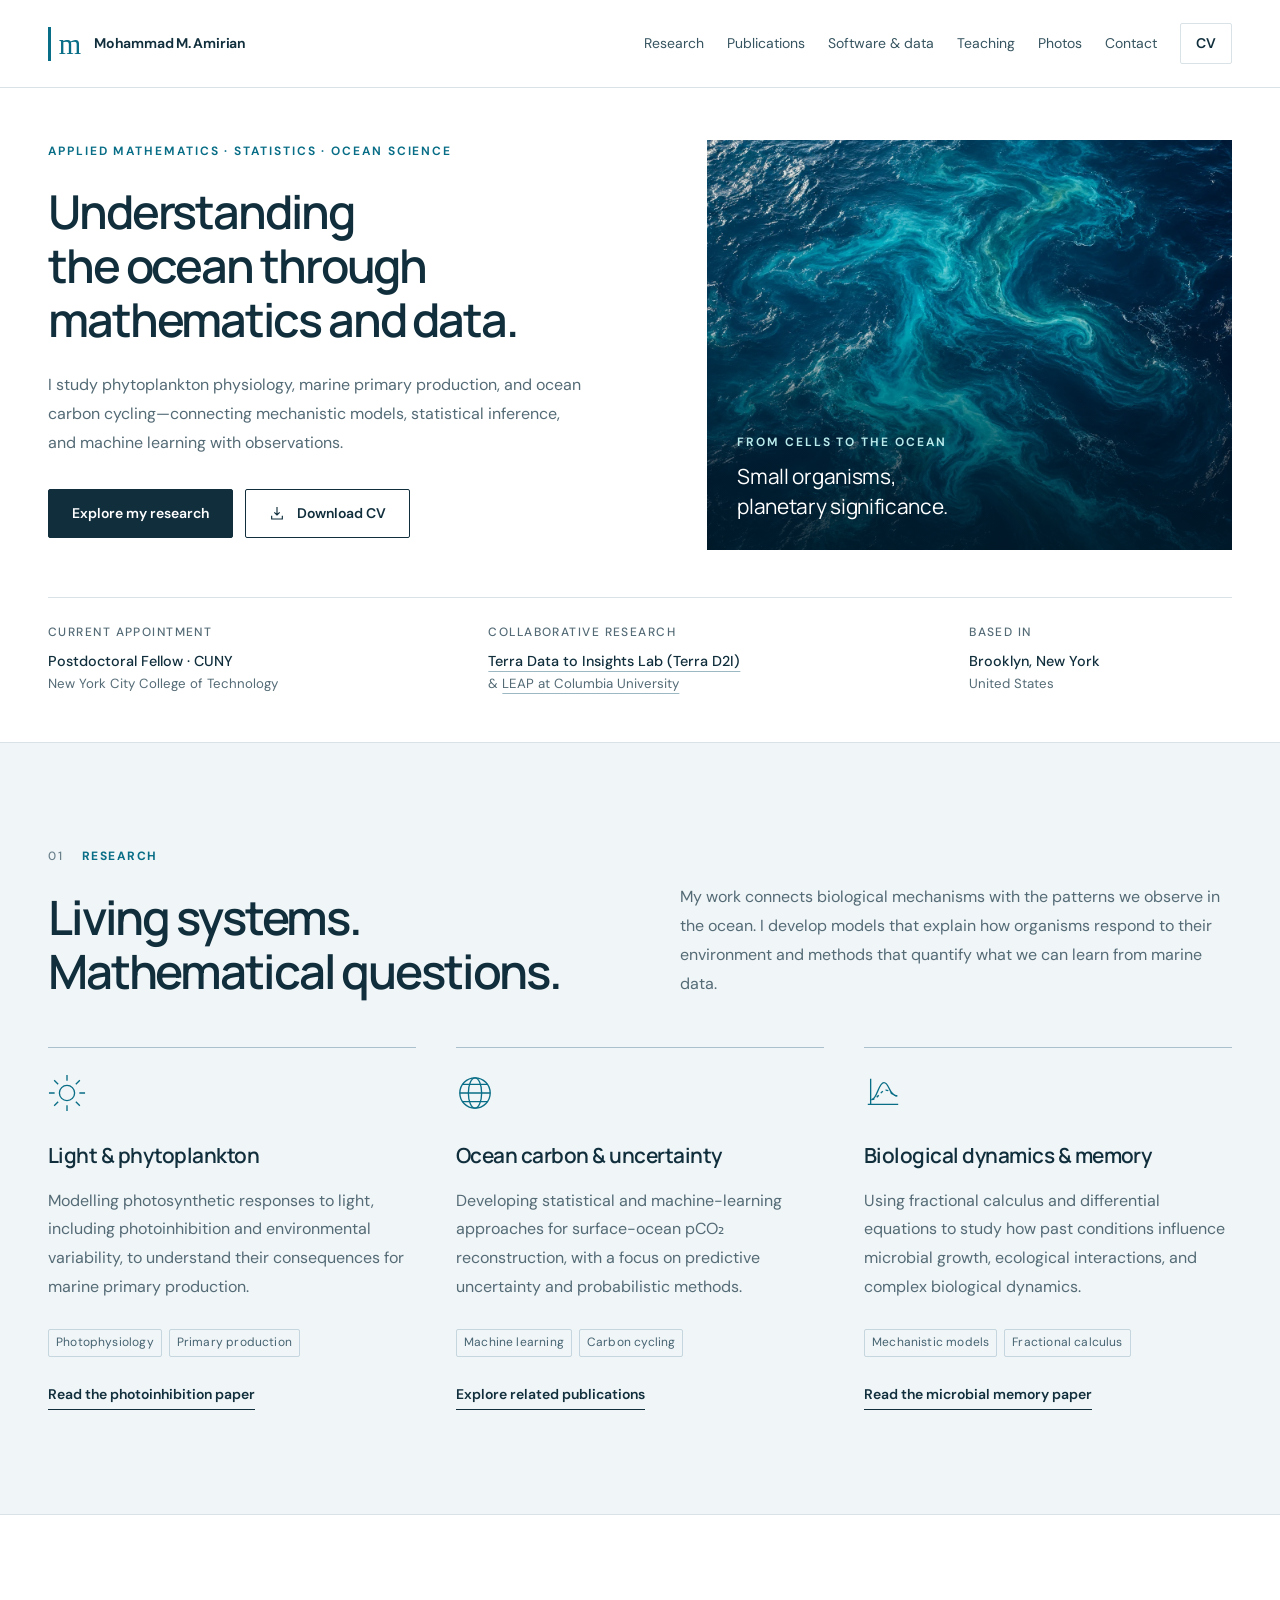
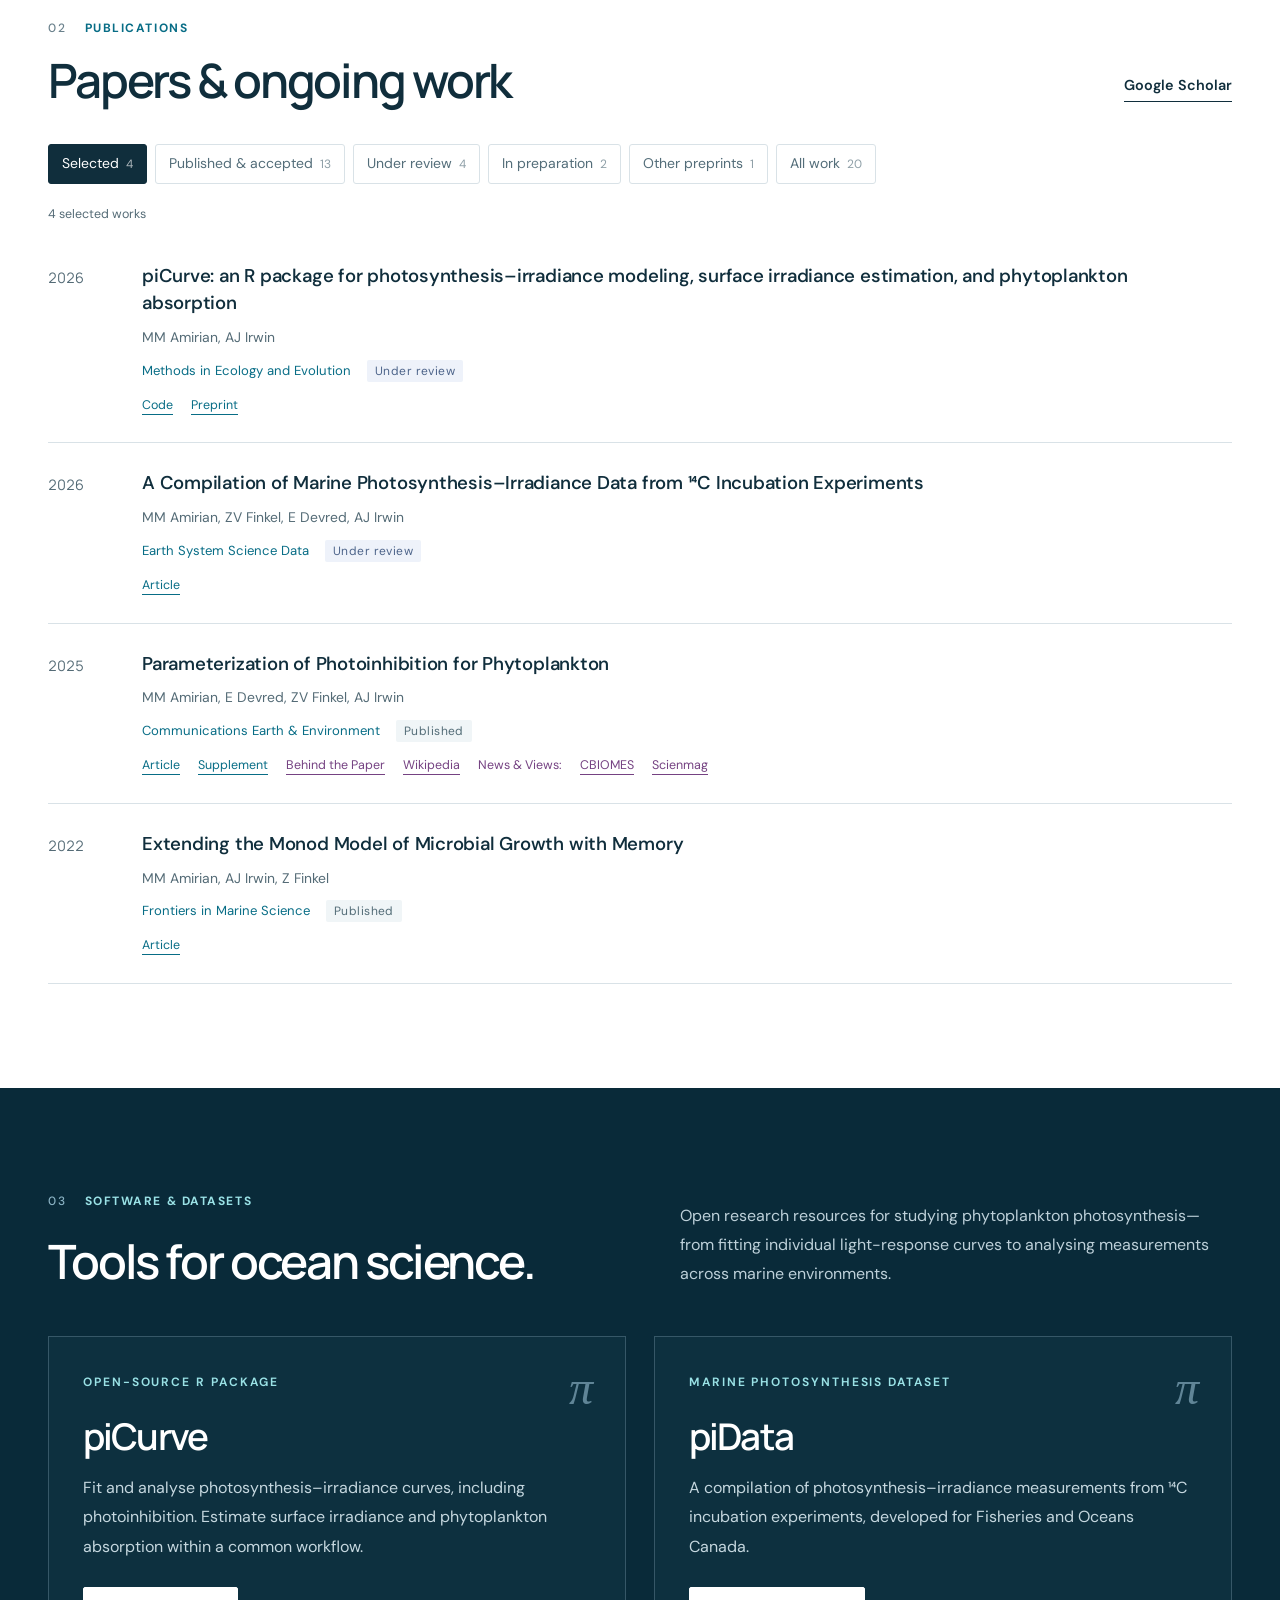
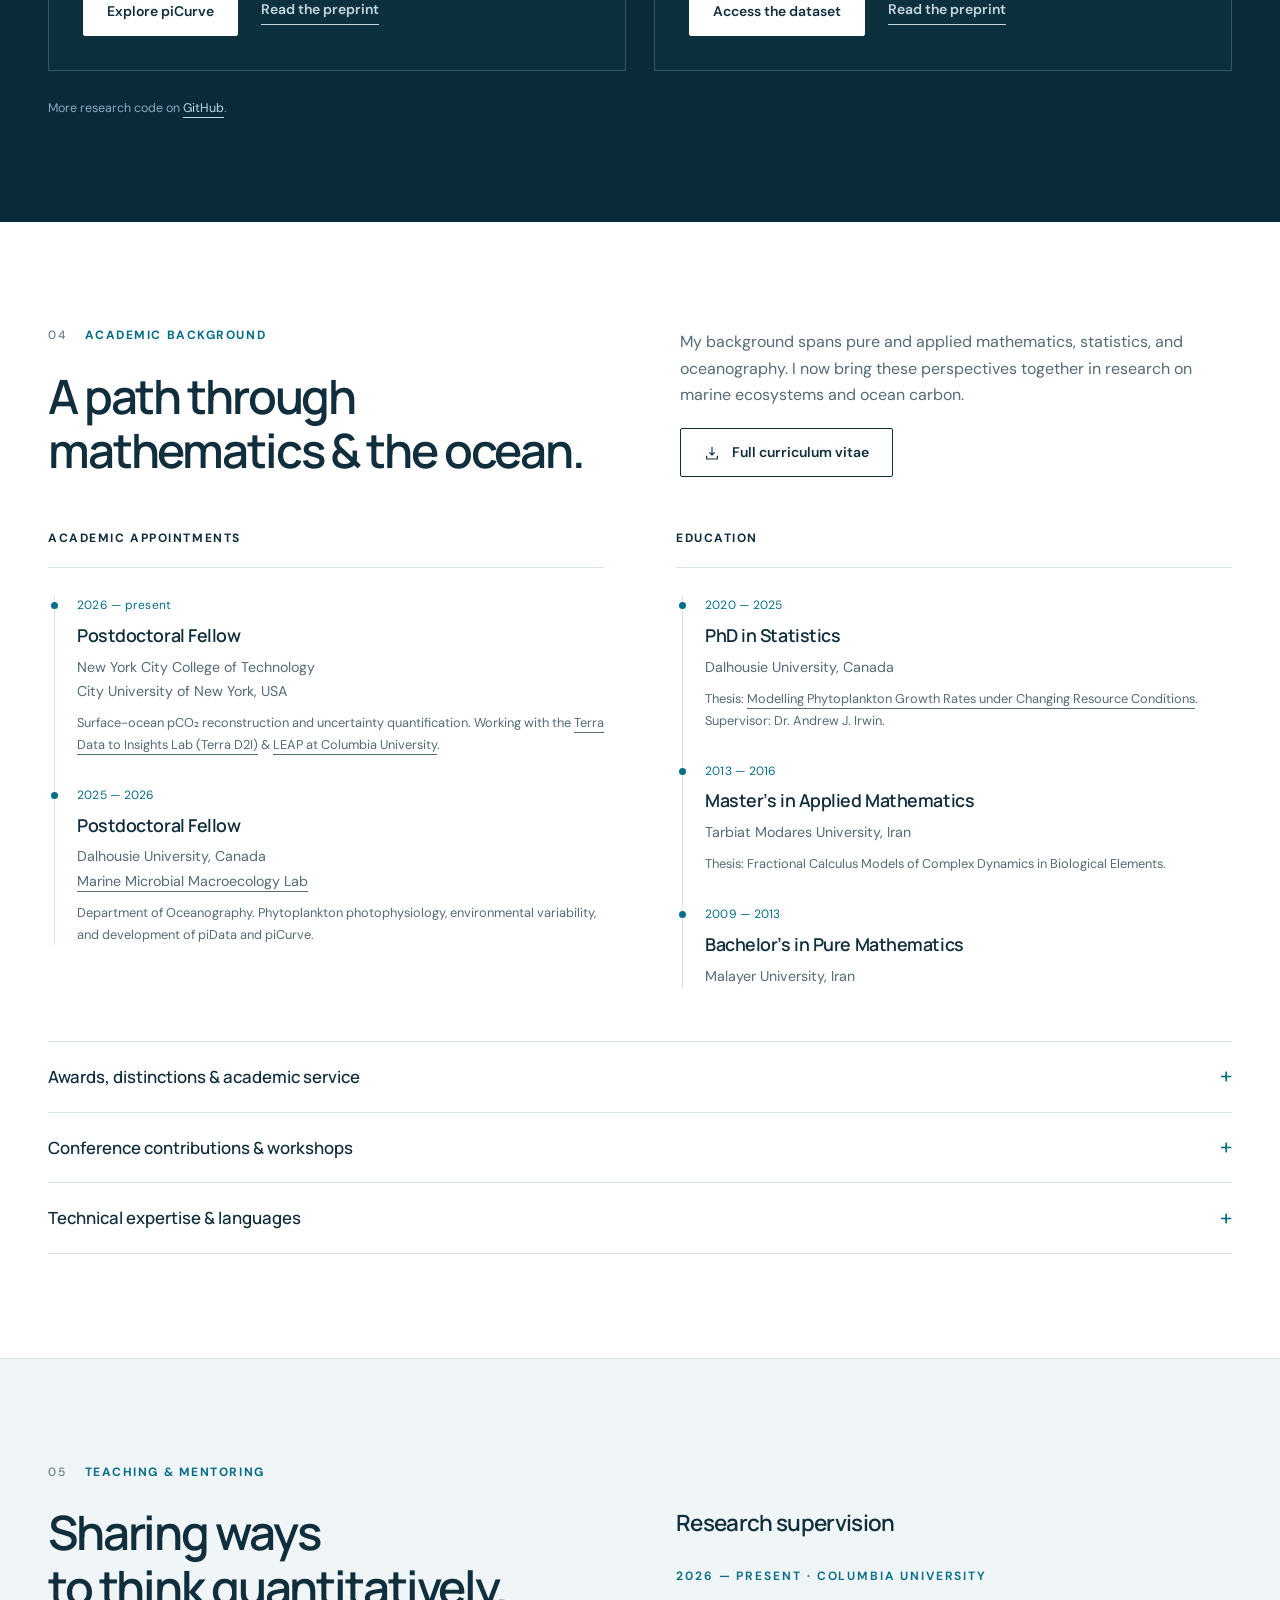
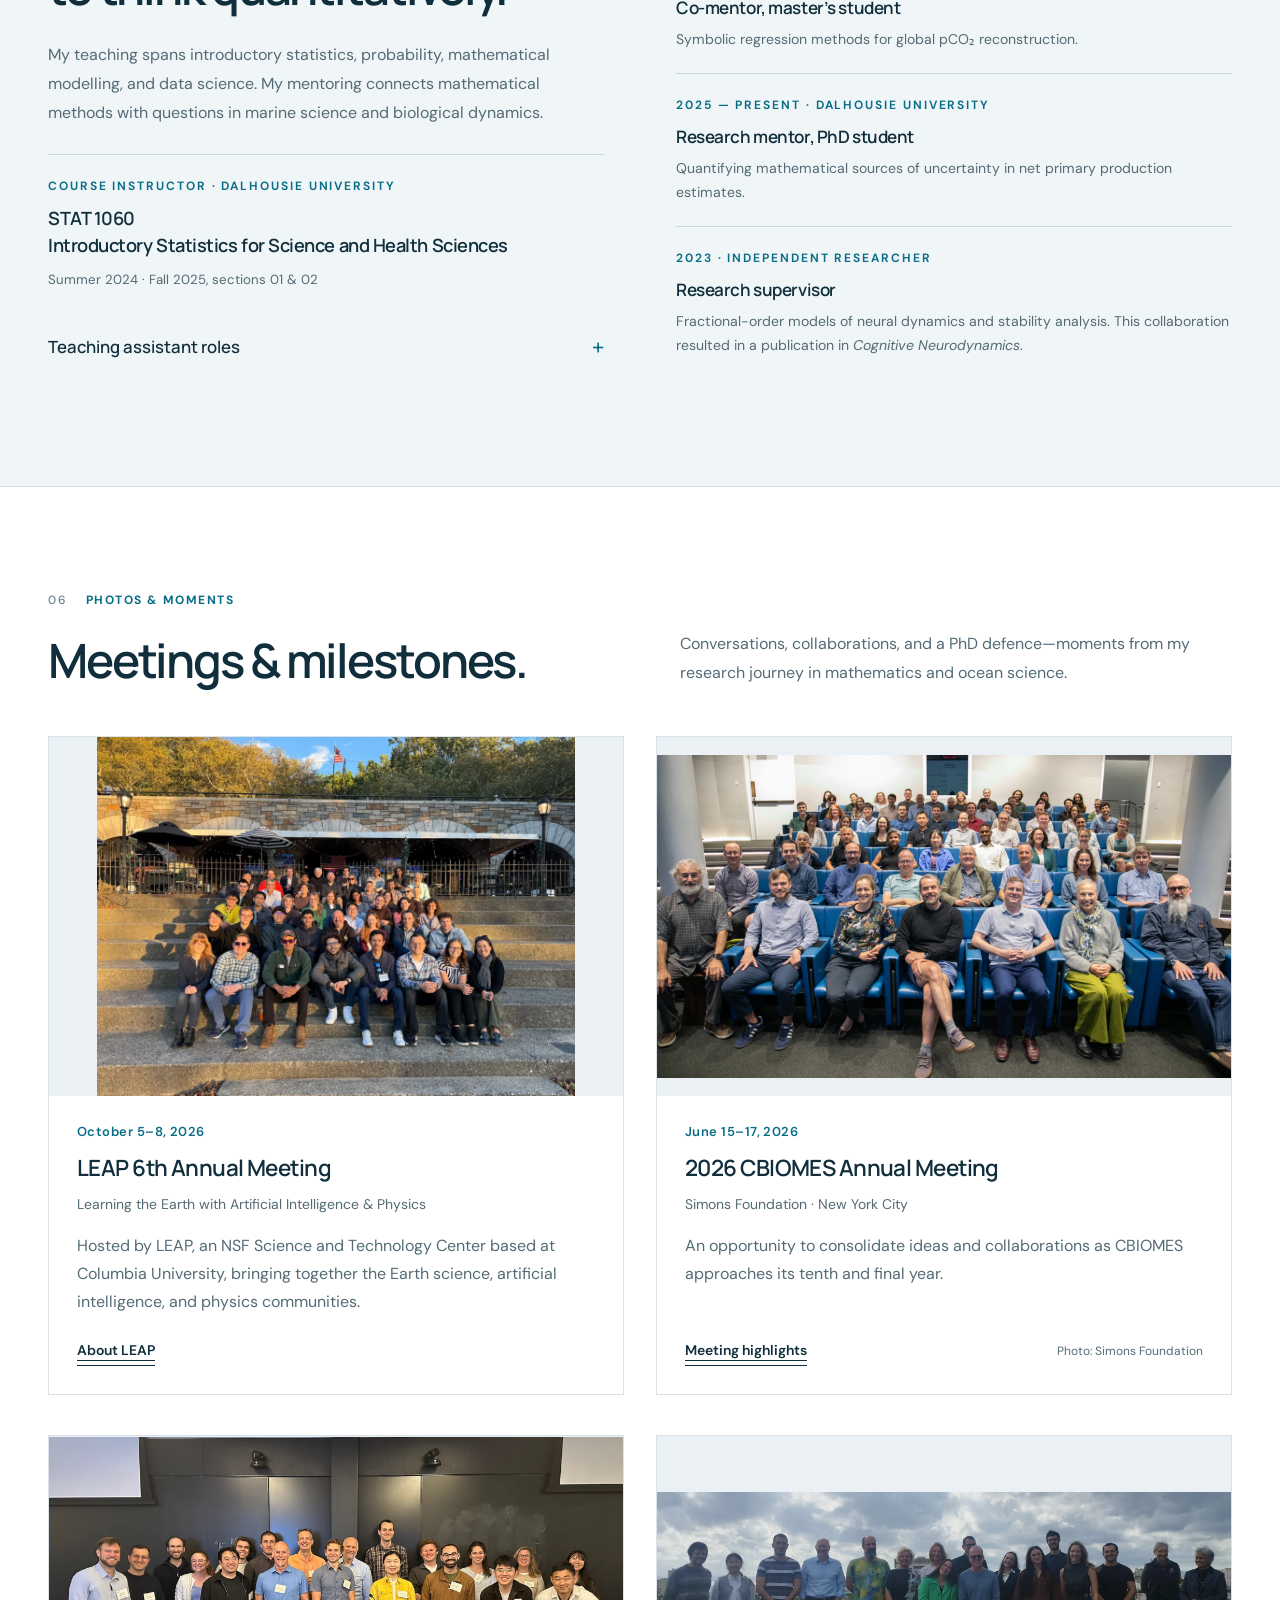
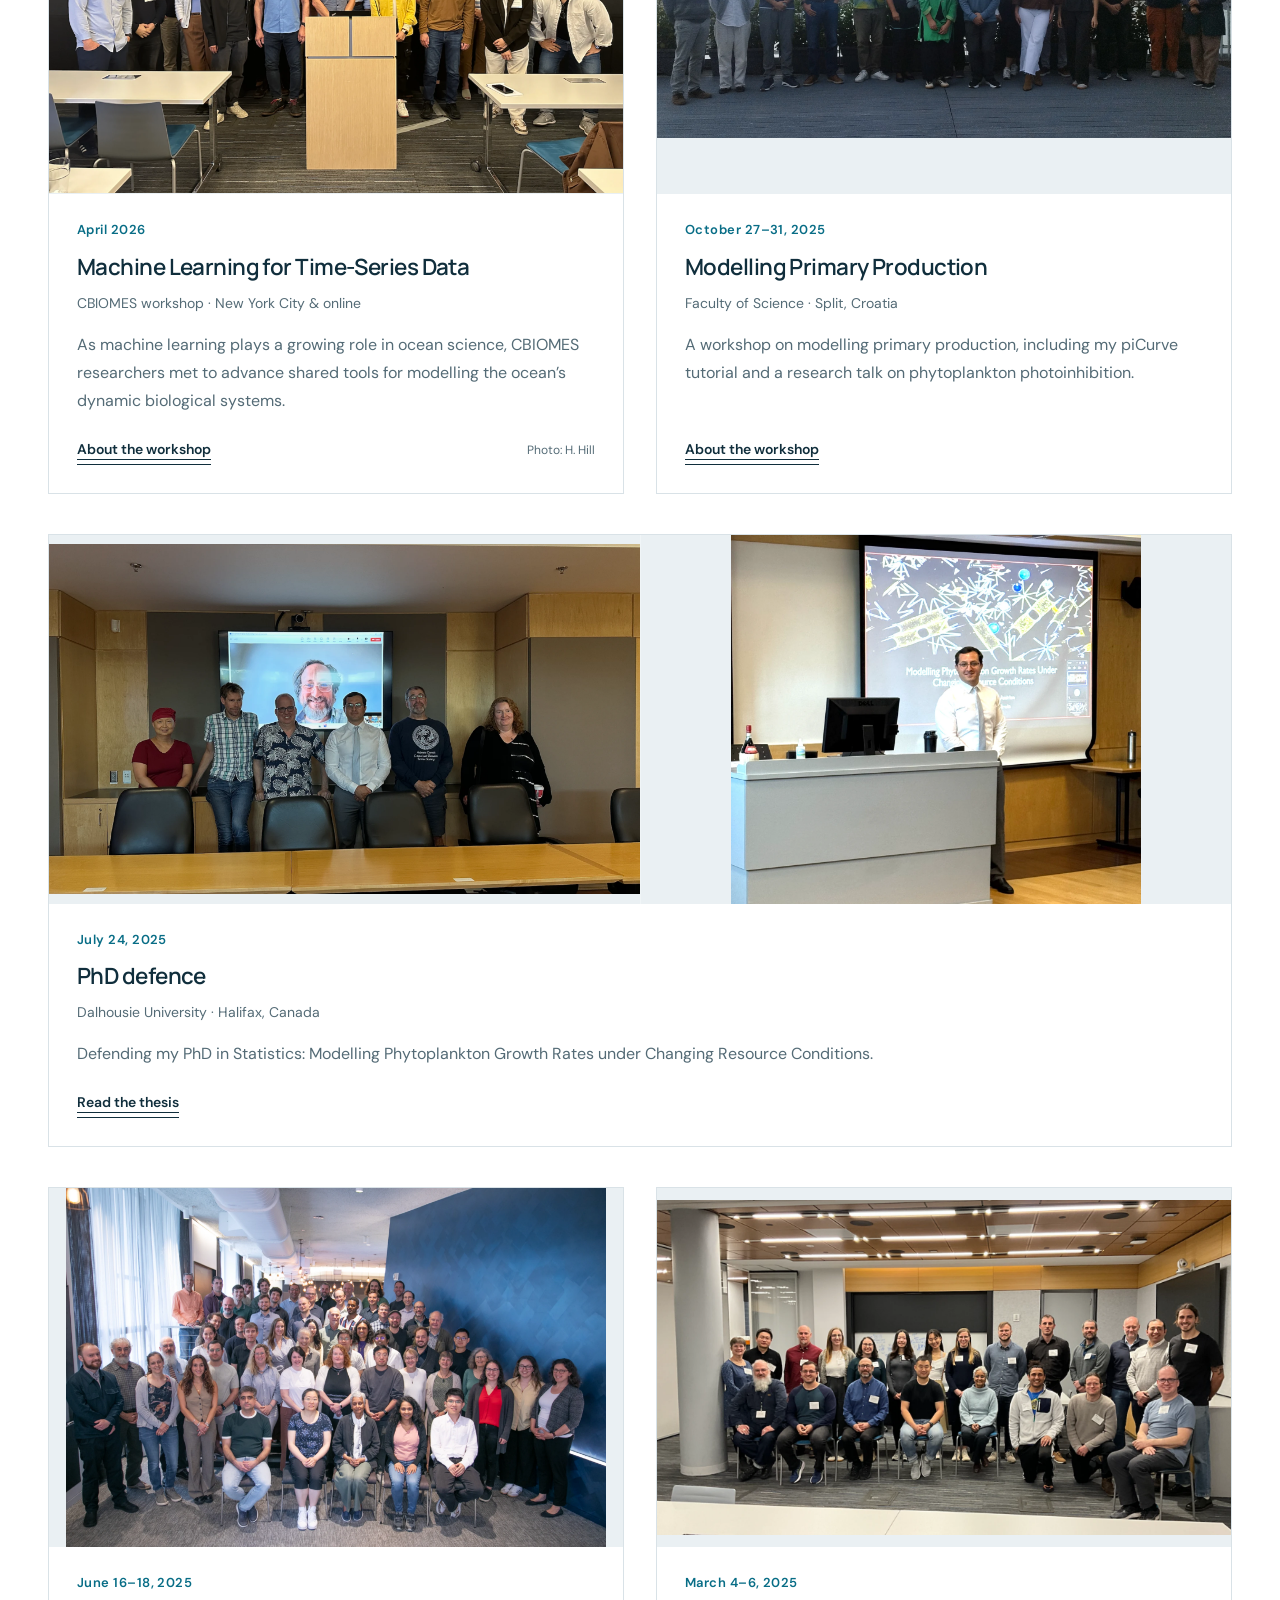
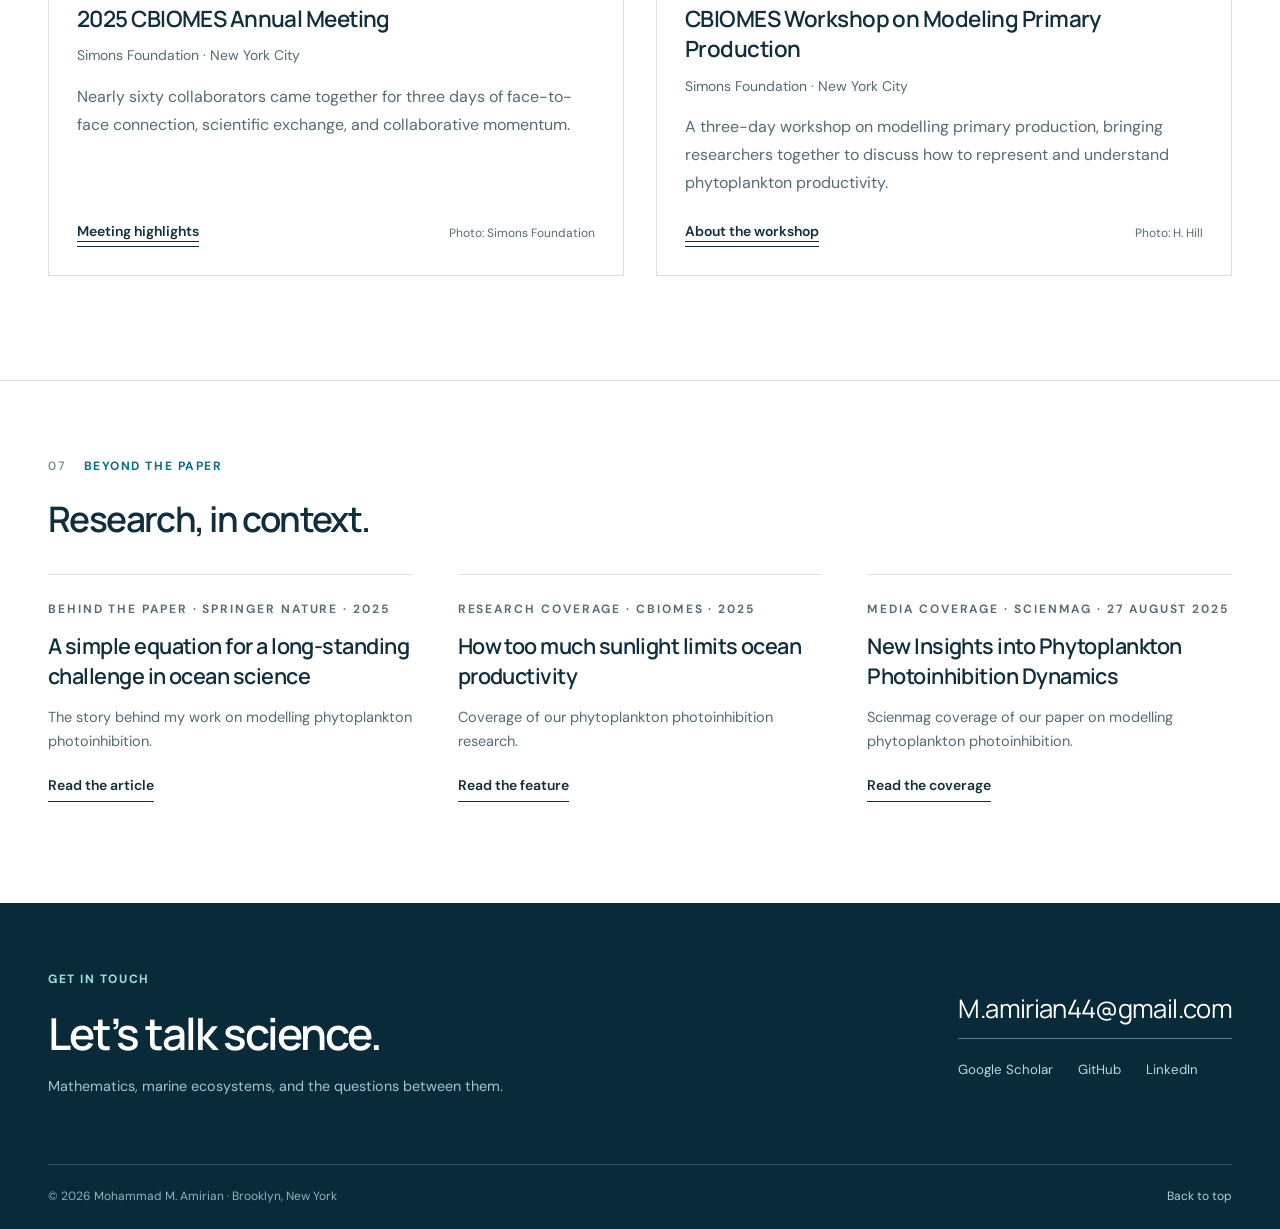
<file: index.html>
<!DOCTYPE html>

<html lang="en">
<head>
<meta charset="utf-8"><meta name="viewport" content="width=device-width,initial-scale=1">
<title>Mohammad M. Amirian | Mathematics &amp; Ocean Science</title>
<meta name="description" content="Mohammad M. Amirian is an applied mathematician and statistician studying phytoplankton physiology, marine primary production, and ocean carbon cycling.">
<meta name="theme-color" content="#092a39">
<link rel="icon" type="image/svg+xml" href="data:image/svg+xml,%3Csvg xmlns=&quot;http://www.w3.org/2000/svg&quot; viewBox=&quot;0 0 40 40&quot;%3E%3Crect width=&quot;40&quot; height=&quot;40&quot; rx=&quot;5&quot; fill=&quot;%23092a39&quot;/%3E%3Cpath d=&quot;M8 29V11l12 13 12-13v18&quot; fill=&quot;none&quot; stroke=&quot;%239ae2e6&quot; stroke-width=&quot;3&quot;/%3E%3C/svg%3E">
<meta property="og:title" content="Mohammad M. Amirian | Mathematics &amp; Ocean Science">
<meta property="og:description" content="Mohammad M. Amirian is an applied mathematician and statistician studying phytoplankton physiology, marine primary production, and ocean carbon cycling.">
<meta property="og:type" content="website">
<link rel="stylesheet" href="styles.css"><script type="module" src="content.js"></script>
<meta name="generator" content="Amirian website editor"></head>
<body>
<a class="skip-link" href="#main">Skip to content</a>
<header><div class="wrap"><a class="brand" href="#about" aria-label="Mohammad M. Amirian home"><span class="monogram" aria-hidden="true">m</span>Mohammad M. Amirian</a>
<button class="menu-toggle" aria-expanded="false" aria-controls="main-nav" aria-label="Toggle navigation menu">Menu</button>
<nav class="desktop-nav" id="main-nav" aria-label="Main navigation"><a href="#research">Research</a><a href="#publications">Publications</a><a href="#software">Software &amp; data</a><a href="#teaching">Teaching</a><a href="#photos">Photos</a><a href="#contact">Contact</a><a class="nav-cv" href="#cv">CV</a></nav>
</div></header>
<main id="main">
<section class="hero wrap" id="about" aria-labelledby="hero-title">
 <div class="hero-grid"><div class="hero-copy"><p class="eyebrow">Applied mathematics · Statistics · Ocean science</p>
 <h1 id="hero-title">Understanding the ocean through mathematics and data.</h1>
 <p class="hero-description">I study phytoplankton physiology, marine primary production, and ocean carbon cycling—connecting mechanistic models, statistical inference, and machine learning with observations.</p>
 <div class="hero-actions"><a class="button primary" href="#research">Explore my research</a><a class="button secondary" href="/assets/Mohammad-Amirian-CV.pdf" download="Mohammad-Amirian-CV.pdf"><svg viewbox="0 0 24 24" fill="none" stroke="currentColor" stroke-width="1.7" aria-hidden="true"><path d="M12 3v12m-4-4 4 4 4-4M4 16v5h16v-5"></path></svg>Download CV</a></div>
 </div><figure class="hero-art"><img src="/assets/ocean-concept.webp" width="1536" height="1024" alt="Conceptual illustration of turquoise phytoplankton-like swirls in deep blue ocean water" fetchpriority="high">
 <figcaption><span class="eyebrow">From cells to the ocean</span><p>Small organisms,<br>planetary significance.</p></figcaption></figure></div>
 <div class="affiliations"><div class="affiliation"><p class="eyebrow">Current appointment</p><p>Postdoctoral Fellow · CUNY<small>New York City College of Technology</small></p></div><div class="affiliation"><p class="eyebrow">Collaborative research</p><p><a href="https://vacquaviva.github.io/terrad2i/" target="_blank" rel="noopener noreferrer">Terra Data to Insights Lab (Terra D2I)</a><small>&amp; <a href="https://leap.columbia.edu" target="_blank" rel="noopener noreferrer">LEAP at Columbia University</a></small></p></div><div class="affiliation"><p class="eyebrow">Based in</p><p>Brooklyn, New York<small>United States</small></p></div></div>
</section>

<section class="section research" id="research" aria-labelledby="research-title"><div class="wrap">
 <div class="section-intro"><div><div class="section-label"><span>01</span>Research</div><h2 id="research-title">Living systems.<br>Mathematical questions.</h2></div><p>My work connects biological mechanisms with the patterns we observe in the ocean. I develop models that explain how organisms respond to their environment and methods that quantify what we can learn from marine data.</p></div>
 <div class="research-grid">
 <article class="research-card"><svg class="research-icon" viewbox="0 0 40 40" fill="none" stroke="currentColor" stroke-width="1.4" aria-hidden="true"><circle cx="20" cy="20" r="8"></circle><path d="M20 1v6m0 26v6M1 20h6m26 0h6M6.5 6.5l4.2 4.2m18.6 18.6 4.2 4.2M6.5 33.5l4.2-4.2m18.6-18.6 4.2-4.2"></path></svg><h3>Light &amp; phytoplankton</h3><p>Modelling photosynthetic responses to light, including photoinhibition and environmental variability, to understand their consequences for marine primary production.</p><div class="research-tags"><span>Photophysiology</span><span>Primary production</span></div><a class="text-link" data-publication href="#photoinhibition-paper">Read the photoinhibition paper</a></article>
 <article class="research-card"><svg class="research-icon" viewbox="0 0 40 40" fill="none" stroke="currentColor" stroke-width="1.4" aria-hidden="true"><circle cx="20" cy="20" r="16"></circle><ellipse cx="20" cy="20" rx="7" ry="16"></ellipse><path d="M4 20h32M7 11h26M7 29h26"></path></svg><h3>Ocean carbon &amp; uncertainty</h3><p>Developing statistical and machine-learning approaches for surface-ocean pCO₂ reconstruction, with a focus on predictive uncertainty and probabilistic methods.</p><div class="research-tags"><span>Machine learning</span><span>Carbon cycling</span></div><a class="text-link" href="#publications">Explore related publications</a></article>
 <article class="research-card"><svg class="research-icon" viewbox="0 0 40 40" fill="none" stroke="currentColor" stroke-width="1.4" aria-hidden="true"><path d="M4 32h32M7 5v27M8 27c6 0 7-18 13-18s5 14 14 14"></path><path d="M8 27c6 0 10-10 15-10s6 6 12 6" stroke-dasharray="3 3"></path></svg><h3>Biological dynamics &amp; memory</h3><p>Using fractional calculus and differential equations to study how past conditions influence microbial growth, ecological interactions, and complex biological dynamics.</p><div class="research-tags"><span>Mechanistic models</span><span>Fractional calculus</span></div><a class="text-link" data-publication href="#memory-paper">Read the microbial memory paper</a></article>
 </div>
</div></section>

<section class="section publications" id="publications" aria-labelledby="publications-title"><div class="wrap">
 <div class="section-top"><div><div class="section-label"><span>02</span>Publications</div><h2 id="publications-title">Papers &amp; ongoing work</h2></div><a class="text-link" href="https://scholar.google.com/citations?user=XoNa1sIAAAAJ" target="_blank" rel="noopener noreferrer">Google Scholar</a></div>
 <div class="filters" role="group" aria-label="Filter publications by status">
 <button class="filter" data-filter="selected" aria-pressed="true">Selected<span class="filter-count"></span></button><button class="filter" data-filter="published" aria-pressed="false">Published &amp; accepted<span class="filter-count"></span></button><button class="filter" data-filter="review" aria-pressed="false">Under review<span class="filter-count"></span></button><button class="filter" data-filter="preparation" aria-pressed="false">In preparation<span class="filter-count"></span></button><button class="filter" data-filter="preprint" aria-pressed="false">Other preprints<span class="filter-count"></span></button><button class="filter" data-filter="all" aria-pressed="false">All work<span class="filter-count"></span></button>
 </div><p class="pub-count" id="publication-count" role="status" aria-live="polite">20 works</p>
 <div class="publication-list"><article class="publication" id="publication-1" data-status="published" data-selected="false"><div class="pub-year">2026</div><div><h3>A macromolecular evaluation of the growth rate hypothesis in the ocean</h3><p class="pub-authors">ZV Finkel, AJ Irwin, MM Amirian, S Sharoni, MJ Follows</p><div class="pub-meta"><span class="pub-venue">Proceedings B</span><span class="pub-badge accepted">Accepted</span></div></div></article>
<article class="publication" id="publication-2" data-status="published" data-selected="false"><div class="pub-year">2026</div><div><h3><a href="https://doi.org/10.1016/j.isci.2026.116849" target="_blank" rel="noopener noreferrer">Carbon-to-ATP ratios across the kingdoms of life</a></h3><p class="pub-authors">P Fahimi, MM Amirian, AJ Irwin, ZV Finkel</p><div class="pub-meta"><span class="pub-venue">iScience</span><span class="pub-badge ">Published</span></div><div class="pub-links"><a href="https://doi.org/10.1016/j.isci.2026.116849" target="_blank" rel="noopener noreferrer">DOI</a></div></div></article>
<article class="publication" id="publication-3" data-status="published" data-selected="false"><div class="pub-year">2026</div><div><h3><a href="https://doi.org/10.1038/s41558-026-02598-w" target="_blank" rel="noopener noreferrer">Biochemical remodeling of phytoplankton cell composition under climate change</a></h3><p class="pub-authors">S Sharoni, K Inomura, S Dutkiewicz, O Jahn, ZV Finkel, AJ Irwin, MM Amirian, E Monier, MJ Follows</p><div class="pub-meta"><span class="pub-venue">Nature Climate Change</span><span class="pub-badge ">Published</span></div><div class="pub-links"><a href="https://doi.org/10.1038/s41558-026-02598-w" target="_blank" rel="noopener noreferrer">DOI</a></div></div></article>
<article class="publication" id="publication-12" data-status="published" data-selected="false"><div class="pub-year">2026</div><div><h3>Learning Calibrated and Samplable Predictive Distributions of Surface-Ocean Δ pCO₂ Using Tabular Diffusion Models</h3><p class="pub-authors">G Accarino, MM Amirian, TH Heimdal, AR Fay, GA McKinley, V Acquaviva</p><div class="pub-meta"><span class="pub-venue">RPS Workshop, NeurIPS 2026</span><span class="pub-badge accepted">Accepted</span></div></div></article>
<article class="publication" id="publication-13" data-status="review" data-selected="false"><div class="pub-year">2026</div><div><h3>Low proteomic investment in carbon fixation facilitates the success of Phaeocystis in the Labrador Sea</h3><p class="pub-authors">SB Pollara, ME Roberts, R Stevens-Green, J LaRoche, L Jabre, E Rowland, CE McBride, RE Sipler, S Clay, E Devred, MM Amirian, ZV Finkel, AJ Irwin, J Young, M Mars-Brisbin, EM Bertrand</p><div class="pub-meta"><span class="pub-venue">The ISME Journal</span><span class="pub-badge review">Under review</span></div></div></article>
<article class="publication" id="publication-14" data-status="review" data-selected="false"><div class="pub-year">2026</div><div><h3><a href="https://arxiv.org/abs/2609.08606" target="_blank" rel="noopener noreferrer">NEPTUNE: An AI model for global ocean seasonal forecasting</a></h3><p class="pub-authors">D Donno, I Epicoco, M Cafaro, G Accarino,MM Amirian, V Acquaviva, P Nassisi, D Iovino, A Bracco, S Masina, P Gentine</p><div class="pub-meta"><span class="pub-venue">Nature Computational Science</span><span class="pub-badge review">Under review</span></div><div class="pub-links"><a href="https://arxiv.org/abs/2609.08606" target="_blank" rel="noopener noreferrer">Preprint</a></div></div></article>
<article class="publication" id="publication-15" data-status="published" data-selected="false"><div class="pub-year">2026</div><div><h3><a href="https://arxiv.org/abs/2604.08634" target="_blank" rel="noopener noreferrer">Resolving satellite-in situ mismatches in Net Primary Production using high-frequency in situ bio-optical observations in the subpolar Northwest Atlantic</a></h3><p class="pub-authors">K Kam, E Devred, S Clay, MM Amirian, D Atamanchuk, D.W.R Wallace</p><div class="pub-meta"><span class="pub-venue">Remote Sensing</span><span class="pub-badge accepted">Accepted</span></div><div class="pub-links"><a href="https://arxiv.org/abs/2604.08634" target="_blank" rel="noopener noreferrer">Preprint</a></div></div></article>
<article class="publication" id="picurve-paper" data-status="review" data-selected="true"><div class="pub-year">2026</div><div><h3><a href="https://arxiv.org/abs/2508.14321" target="_blank" rel="noopener noreferrer">piCurve: an R package for photosynthesis–irradiance modeling, surface irradiance estimation, and phytoplankton absorption</a></h3><p class="pub-authors">MM Amirian, AJ Irwin</p><div class="pub-meta"><span class="pub-venue">Methods in Ecology and Evolution</span><span class="pub-badge review">Under review</span></div><div class="pub-links"><a href="https://github.com/Mohammad-Amirian/piCurve" target="_blank" rel="noopener noreferrer">Code</a><a href="https://arxiv.org/abs/2508.14321" target="_blank" rel="noopener noreferrer">Preprint</a></div></div></article>
<article class="publication" id="pidata-paper" data-status="review" data-selected="true"><div class="pub-year">2026</div><div><h3><a href="https://doi.org/10.5281/zenodo.21908199" target="_blank" rel="noopener noreferrer">A Compilation of Marine Photosynthesis–Irradiance Data from ¹⁴C Incubation Experiments</a></h3><p class="pub-authors">MM Amirian, ZV Finkel, E Devred, AJ Irwin</p><div class="pub-meta"><span class="pub-venue">Earth System Science Data</span><span class="pub-badge review">Under review</span></div><div class="pub-links"><a href="https://doi.org/10.5281/zenodo.21908199" target="_blank" rel="noopener noreferrer">DOI</a></div></div></article>
<article class="publication" id="publication-19" data-status="preparation" data-selected="false"><div class="pub-year">2026</div><div><h3>Ecophysiological modeling of marine photosynthesis: a hybrid model</h3><p class="pub-authors">MM Amirian, P Fahimi, ZV Finkel, E Devred, S Clay, AJ Irwin</p><div class="pub-meta"><span class="pub-venue"></span><span class="pub-badge ">In preparation</span></div></div></article>
<article class="publication" id="publication-20" data-status="preparation" data-selected="false"><div class="pub-year">2026</div><div><h3>Latitudinal, Seasonal, and Diel Variation in Marine Phytoplankton Photophysiology and Its Effects on Net Primary Production</h3><p class="pub-authors">MM Amirian, E Devred, V Acquaviva, ZV Finkel, AJ Irwin</p><div class="pub-meta"><span class="pub-venue"></span><span class="pub-badge ">In preparation</span></div></div></article>
<article class="publication" id="publication-4" data-status="published" data-selected="false"><div class="pub-year">2025</div><div><h3><a href="https://www.frontiersin.org/journals/photobiology/articles/10.3389/fphbi.2025.1745893/full" target="_blank" rel="noopener noreferrer">Nonphotochemical quenching and beyond: multi-layered photoprotection shapes light-stress tolerance across seasonal niches in Arctic diatoms</a></h3><p class="pub-authors">D Croteau, S Guérin, M Savoie, N Donaher, MM Amirian, M Babin , DA Campbell, J Lavaud</p><div class="pub-meta"><span class="pub-venue">Frontiers in Photobiology</span><span class="pub-badge ">Published</span></div><div class="pub-links"><a href="https://www.frontiersin.org/journals/photobiology/articles/10.3389/fphbi.2025.1745893/full" target="_blank" rel="noopener noreferrer">Article</a></div></div></article>
<article class="publication" id="photoinhibition-paper" data-status="published" data-selected="true"><div class="pub-year">2025</div><div><h3><a href="https://www.nature.com/articles/s43247-025-02686-3" target="_blank" rel="noopener noreferrer">Parameterization of Photoinhibition for Phytoplankton</a></h3><p class="pub-authors">MM Amirian, E Devred, ZV Finkel, AJ Irwin</p><div class="pub-meta"><span class="pub-venue">Communications Earth &amp; Environment</span><span class="pub-badge ">Published</span></div><div class="pub-links"><a href="https://www.nature.com/articles/s43247-025-02686-3" target="_blank" rel="noopener noreferrer">Article</a></div></div></article>
<article class="publication" id="publication-6" data-status="published" data-selected="false"><div class="pub-year">2025</div><div><h3><a href="https://www.sciencedirect.com/science/article/pii/S0034425725001178" target="_blank" rel="noopener noreferrer">Net primary production in the Labrador Sea between 2014 and 2022 derived from ocean colour remote sensing based on ecological regimes</a></h3><p class="pub-authors">E Devred, S Clay , T Perry, MM Amirian, AJ Irwin, Z Finkel</p><div class="pub-meta"><span class="pub-venue">Remote Sensing of Environment</span><span class="pub-badge ">Published</span></div><div class="pub-links"><a href="https://www.sciencedirect.com/science/article/pii/S0034425725001178" target="_blank" rel="noopener noreferrer">Article</a></div></div></article>
<article class="publication" id="publication-7" data-status="published" data-selected="false"><div class="pub-year">2023</div><div><h3><a href="https://link.springer.com/article/10.1007/s11571-022-09844-9" target="_blank" rel="noopener noreferrer">Stability analysis of fractional order memristor synapse-coupled Hopfield neural network with ring structure</a></h3><p class="pub-authors">L Eftekhari, MM Amirian</p><div class="pub-meta"><span class="pub-venue">Cognitive Neurodynamics</span><span class="pub-badge ">Published</span></div><div class="pub-links"><a href="https://link.springer.com/article/10.1007/s11571-022-09844-9" target="_blank" rel="noopener noreferrer">Article</a></div></div></article>
<article class="publication" id="memory-paper" data-status="published" data-selected="true"><div class="pub-year">2022</div><div><h3><a href="https://www.frontiersin.org/articles/10.3389/fmars.2022.963734/abstract" target="_blank" rel="noopener noreferrer">Extending the Monod Model of Microbial Growth with Memory</a></h3><p class="pub-authors">MM Amirian, AJ Irwin, Z Finkel</p><div class="pub-meta"><span class="pub-venue">Frontiers in Marine Science</span><span class="pub-badge ">Published</span></div><div class="pub-links"><a href="https://www.frontiersin.org/articles/10.3389/fmars.2022.963734/abstract" target="_blank" rel="noopener noreferrer">Article</a></div></div></article>
<article class="publication" id="publication-9" data-status="published" data-selected="false"><div class="pub-year">2020</div><div><h3><a href="https://doi.org/10.1016/j.heliyon.2020.e04816" target="_blank" rel="noopener noreferrer">Memory and mutualism in species sustainability: a time-fractional Lotka-Volterra model with harvesting</a></h3><p class="pub-authors">MM Amirian, I Towers, Z Jovanoski, AJ Irwin</p><div class="pub-meta"><span class="pub-venue">Heliyon</span><span class="pub-badge ">Published</span></div><div class="pub-links"><a href="https://doi.org/10.1016/j.heliyon.2020.e04816" target="_blank" rel="noopener noreferrer">DOI</a></div></div></article>
<article class="publication" id="publication-10" data-status="published" data-selected="false"><div class="pub-year">2020</div><div><h3><a href="https://doi.org/10.1002/mma.6352" target="_blank" rel="noopener noreferrer">A new approach to solving multiorder time-fractional advection-diffusion-reaction equations using BEM and Chebyshev matrix</a></h3><p class="pub-authors">M Khalighi, MM Amirian, A Malek</p><div class="pub-meta"><span class="pub-venue">Mathematical Methods in the Applied Sciences</span><span class="pub-badge ">Published</span></div><div class="pub-links"><a href="https://doi.org/10.1002/mma.6352" target="_blank" rel="noopener noreferrer">DOI</a></div></div></article>
<article class="publication" id="publication-11" data-status="published" data-selected="false"><div class="pub-year">2019</div><div><h3><a href="https://www.dl.begellhouse.com/journals/4b27cbfc562e21b8,3a2b605d4aa0d999,4512354003dbcb22.html" target="_blank" rel="noopener noreferrer">The concepts and applications of fractional order differential calculus in modeling of viscoelastic systems: a primer</a></h3><p class="pub-authors">MM Amirian, Y Jamali</p><div class="pub-meta"><span class="pub-venue">Critical Reviews in Biomedical Engineering</span><span class="pub-badge ">Published</span></div><div class="pub-links"><a href="https://www.dl.begellhouse.com/journals/4b27cbfc562e21b8,3a2b605d4aa0d999,4512354003dbcb22.html" target="_blank" rel="noopener noreferrer">Article</a></div></div></article>
<article class="publication" id="publication-18" data-status="preprint" data-selected="false"><div class="pub-year">2018</div><div><h3><a href="https://arxiv.org/abs/1812.02297" target="_blank" rel="noopener noreferrer">The Role of Topology in the Synchronization of Neuronal Networks Based on the Hodgkin-Huxley Model</a></h3><p class="pub-authors">A Mazarei, MM Amirian, G Riazi, Y Jamali</p><div class="pub-meta"><span class="pub-venue">arXiv</span><span class="pub-badge ">Preprint</span></div><div class="pub-links"><a href="https://arxiv.org/abs/1812.02297" target="_blank" rel="noopener noreferrer">Preprint</a></div></div></article></div>
</div></section>

<section class="section software" id="software" aria-labelledby="software-title"><div class="wrap">
 <div class="section-intro"><div><div class="section-label"><span>03</span>Software &amp; datasets</div><h2 id="software-title">Tools for ocean science.</h2></div><p>Open research resources for studying phytoplankton photosynthesis—from fitting individual light-response curves to analysing measurements across marine environments.</p></div>
 <div class="software-grid"><article class="software-card"><span class="software-glyph" aria-hidden="true">π</span><p class="eyebrow">Open-source R package</p><h3 class="software-title">piCurve</h3><p>Fit and analyse photosynthesis–irradiance curves, including photoinhibition. Estimate surface irradiance and phytoplankton absorption within a common workflow.</p><div class="software-actions"><a class="button white" href="https://github.com/Mohammad-Amirian/piCurve" target="_blank" rel="noopener noreferrer">Explore piCurve</a><a class="text-link" href="https://arxiv.org/abs/2508.14321" target="_blank" rel="noopener noreferrer">Read the preprint</a></div></article>
 <article class="software-card"><span class="software-glyph" aria-hidden="true">π</span><p class="eyebrow">Marine photosynthesis dataset</p><h3 class="software-title">piData</h3><p>A compilation of photosynthesis–irradiance measurements from ¹⁴C incubation experiments, developed for Fisheries and Oceans Canada.</p><div class="software-actions"><a class="button white" href="https://doi.org/10.5281/zenodo.21908199" target="_blank" rel="noopener noreferrer">Access the dataset</a><a class="text-link" href="https://essd.copernicus.org/preprints/essd-2026-651/" target="_blank" rel="noopener noreferrer">Read the preprint</a></div></article></div>
 <p class="software-note">More research code on <a href="https://github.com/Mohammad-Amirian" target="_blank" rel="noopener noreferrer">GitHub</a>.</p>
</div></section>

<section class="section" id="cv" aria-labelledby="cv-title"><div class="wrap">
 <div class="cv-intro"><div><div class="section-label"><span>04</span>Academic background</div><h2 id="cv-title">A path through<br>mathematics &amp; the ocean.</h2></div><div><p>My background spans pure and applied mathematics, statistics, and oceanography. I now bring these perspectives together in research on marine ecosystems and ocean carbon.</p><a class="button secondary" href="/assets/Mohammad-Amirian-CV.pdf" download="Mohammad-Amirian-CV.pdf"><svg viewbox="0 0 24 24" fill="none" stroke="currentColor" stroke-width="1.7" aria-hidden="true"><path d="M12 3v12m-4-4 4 4 4-4M4 16v5h16v-5"></path></svg>Full curriculum vitae</a></div></div>
 <div class="cv-columns"><div><div class="small-heading">Academic appointments</div>
 <article class="timeline-item"><div class="timeline-year">2026 — present</div><h3>Postdoctoral Fellow</h3><p>New York City College of Technology<br>City University of New York, USA</p><p class="detail">Surface-ocean pCO₂ reconstruction and uncertainty quantification. Working with the <a href="https://vacquaviva.github.io/terrad2i/" target="_blank" rel="noopener noreferrer">Terra Data to Insights Lab (Terra D2I)</a> &amp; <a href="https://leap.columbia.edu" target="_blank" rel="noopener noreferrer">LEAP at Columbia University</a>.</p></article>
 <article class="timeline-item"><div class="timeline-year">2025 — 2026</div><h3>Postdoctoral Fellow</h3><p>Dalhousie University, Canada<br><a href="https://www.mmab.ca" target="_blank" rel="noopener noreferrer">Marine Microbial Macroecology Lab</a></p><p class="detail">Department of Oceanography. Phytoplankton photophysiology, environmental variability, and development of piData and piCurve.</p></article>
 </div><div><div class="small-heading">Education</div>
 <article class="timeline-item"><div class="timeline-year">2020 — 2025</div><h3>PhD in Statistics</h3><p>Dalhousie University, Canada</p><p class="detail">Thesis: <a href="https://dalspace.library.dal.ca/items/a3c7c412-b987-4cfa-bf1e-5073cf0f9829" target="_blank" rel="noopener noreferrer">Modelling Phytoplankton Growth Rates under Changing Resource Conditions</a>.<br>Supervisor: Dr. Andrew J. Irwin.</p></article>
 <article class="timeline-item"><div class="timeline-year">2013 — 2016</div><h3>Master’s in Applied Mathematics</h3><p>Tarbiat Modares University, Iran</p><p class="detail">Thesis: Fractional Calculus Models of Complex Dynamics in Biological Elements.</p></article>
 <article class="timeline-item"><div class="timeline-year">2009 — 2013</div><h3>Bachelor’s in Pure Mathematics</h3><p>Malayer University, Iran</p></article>
 </div></div>
 <div class="cv-details">
 <details><summary>Awards, distinctions &amp; academic service</summary><div class="details-content details-grid"><div><h4>Scholarships &amp; support</h4><ul><li><strong>2022 · Travel Grant</strong><br>Faculty of Graduate Studies, Dalhousie University.</li><li><strong>2019 · Doctoral research assistantship</strong><br>Department of Mathematics and Statistics, Dalhousie University; support over 4.5 years.</li><li><strong>2019 · Biomedicine Discovery Scholarship</strong><br>Monash University. Awarded; not taken up.</li><li><strong>2019 · Tuition Fee Scholarship</strong><br>University of New South Wales. Awarded; not taken up.</li></ul></div><div><div class="distinction"><h4>Top 3% nationally · Konkour</h4><p>In Iran’s 2013 National M.Sc. Entrance Examination, ranked 237th in applied mathematics and 261st in pure mathematics among 9,230 candidates.</p></div><h4 style="margin-top:26px">Journal peer review</h4><p>Environmental Management; Ecological Informatics; Qualitative Theory of Dynamical Systems; Scientific Reports; Biogeosciences.</p></div></div></details>
 <details><summary>Conference contributions &amp; workshops</summary><div class="details-content"><h4>Workshops &amp; tutorials</h4><div class="talk"><time>Oct. 2025</time><p><strong>Modelling Primary Production · Split, Croatia</strong><span class="venue">Faculty of Science. Tutorial on piCurve and a research talk on phytoplankton photoinhibition modelling.</span></p></div><div class="talk"><time>Mar. 2025</time><p><strong>Modelling Primary Production · New York, USA</strong><span class="venue">Flatiron Institute. Joint presentation with Andrew Irwin on quantifying the effects of photoinhibition on photosynthetic rate.</span></p></div><h4 style="margin-top:30px">Conference contributions</h4><div class="talk"><time>2026</time><p><strong>MM Amirian</strong>, G Accarino, V Acquaviva, <em>Improving Global Ocean Surface pCO₂ Prediction Using Biogeographic Residual Correction,</em> American Geophysical Union</p></div>
<div class="talk"><time>2026</time><p>G Accarino, <strong>MM Amirian</strong>, V Acquaviva, <em>Beyond Point Predictions: Diffusion-Based Probabilistic Reconstruction of Global Surface Ocean pCO₂,</em> American Geophysical Union</p></div>
<div class="talk"><time>2026</time><p><strong>MM Amirian</strong>, E Devred, S Clay, Z Finkel, AJ Irwin. <em>A compilation of photosynthetic rate incubation experiments and analysis using common models</em> <span>CBIOMES Annual Meeting</span>, Flatiron Institute, NY, USA.</p></div>
<div class="talk"><time>2026</time><p><strong>MM Amirian</strong>, P Fahimi, Z Finkel, E Devred, S Clay, AJ Irwin. <em>Ecophysiological Modeling of Marine Photosynthesis.</em> <a href="https://agu.confex.com/agu/osm26/meetingapp.cgi/Paper/2025671" target="_blank" rel="noopener noreferrer"><span>Ocean Science Meeting</span></a> .</p></div>
<div class="talk"><time>2025</time><p><strong>MM Amirian</strong>, P Fahimi, Z Finkel, E Devred, S Clay, AJ Irwin. <em>Ecophysiological Modeling of Marine Photosynthesis.</em> <span>CBIOMES Annual Meeting</span>, Flatiron Institute, NY, USA.</p></div>
<div class="talk"><time>2024</time><p>K Kam, E Devred, S Clay, <strong>MM Amirian</strong>, AJ Irwin, D Atamanchuk, D.W.R Wallace. <em>Re-evaluating methodologies for estimating marine primary productivity in the Labrador Sea using satellite and in situ observations</em> <span>Ocean Optics Conference</span>.</p></div>
<div class="talk"><time>2023</time><p><strong>MM Amirian</strong>, JT Siddons, AJ Irwin. <em>Extending the Monod model of microbial growth with memory and an application to phytoplankton community dynamics.</em> <span>ASLO Meeting</span>.</p></div>
<div class="talk"><time>2023</time><p><strong>MM Amirian</strong>, Z Finkel, AJ Irwin. <em>A New Model of Phytoplankton Photoinhibition.</em> <a href="https://www.phys.ocean.dal.ca/dosa/content/publications/cdogs2023_abstracts.pdf" target="_blank" rel="noopener noreferrer"><span>CDOGS Annual Meeting, Dalhousie</span></a>.</p></div>
<div class="talk"><time>2022</time><p><strong>MM Amirian</strong>, JT Siddons, AJ Irwin. <em>Quantify the Cell Memory and Its Influence on Phytoplankton Resource Competition.</em> <span>CBIOMES Annual Meeting</span>, Flatiron Institute, NY, USA.</p></div>
<div class="talk"><time>2021</time><p><strong>MM Amirian</strong>, AJ Irwin. <em>Extending the Monod Model of Microbial Growth with Memory.</em> <span>CBIOMES Annual Meeting</span>, Flatiron Institute, NY, USA.</p></div>
<div class="talk"><time>2020</time><p><strong>MM Amirian</strong>, AJ Irwin. <em>A New Mechanistic Growth Model: Monod-Memory.</em> <span>CBIOMES Annual Meeting</span>, Flatiron Institute, NY, USA.</p></div>
<div class="talk"><time>2015</time><p><strong>MM Amirian</strong>, Y Jamali. <em>Fractional Calculus Applied to Model Cell Viscoelasticity.</em> 22nd Iranian Conference on Biomedical Engineering (ICBME) - Mathematics in Biomedical Engineering.</p></div>
<div class="talk"><time>2015</time><p><strong>MM Amirian</strong>, Y Jamali. <em>Prediction of Local Measurement of Cell Viscoelasticity with Fractional Calculus Approach</em>. 3rd Dubai International Conference on New Approaches in Sciences Engineering &amp; Technology, 2015 December 9-10 Zayed University.</p></div>
<div class="talk"><time>2015</time><p><strong>MM Amirian</strong>, A Mazarei. <em>Prediction of Action Potential in Neuron with Fractional Calculus Approach</em>. 3rd Dubai International Conference on New Approaches in Sciences Engineering &amp; Technology, Zayed University, December 9–10.</p></div></div></details>
 <details><summary>Technical expertise &amp; languages</summary><div class="details-content details-grid"><div><h4>Programming &amp; scientific computing</h4><p>R (advanced); working knowledge of Python, Julia, and MATLAB. Differential-equation modelling, parallel computing, data processing, and visualisation.</p><h4 style="margin-top:21px">Research tools &amp; languages</h4><p>LaTeX, Jupyter, and Pluto.<br>Farsi (native); English (fluent).</p></div><div><h4>Statistical modelling</h4><p>Generalised additive models, mixed-effects models, Bayesian modelling, regularisation, and nonlinear model fitting.</p><h4 style="margin-top:21px">Machine learning</h4><p>Predictive modelling with tidymodels, XGBoost, random forests, and kernel methods.</p></div></div></details>
 </div>
</div></section>

<section class="section teaching" id="teaching" aria-labelledby="teaching-title"><div class="wrap"><div class="section-label"><span>05</span>Teaching &amp; mentoring</div><div class="teaching-grid"><div><h2 id="teaching-title">Sharing ways<br>to think quantitatively.</h2><p class="teaching-description">My teaching spans introductory statistics, probability, mathematical modelling, and data science. My mentoring connects mathematical methods with questions in marine science and biological dynamics.</p>
 <article class="teaching-course"><p class="eyebrow">Course instructor · Dalhousie University</p><h3>STAT 1060<br>Introductory Statistics for Science and Health Sciences</h3><p>Summer 2024 · Fall 2025, sections 01 &amp; 02</p></article><details style="margin-top:22px"><summary>Teaching assistant roles</summary><div class="details-content"><ul><li><strong>2022–2024 · STAT 2060</strong><br>Introduction to Probability and Statistics.</li><li><strong>2022, 2024 · STAT 1060</strong><br>Introductory Statistics for Science and Health Sciences.</li><li><strong>2021 · MATH 1290 &amp; MATH 2300</strong><br>Engineering Mathematics II; Mathematical Modeling.</li><li><strong>2020 · STAT 2450</strong><br>Introduction to Data Mining with R.</li></ul></div></details>
 </div><div><div class="mentoring-label">Research supervision</div><article class="mentor"><p class="eyebrow">2026 — present · Columbia University</p><h3>Co-mentor, master’s student</h3><p>Symbolic regression methods for global pCO₂ reconstruction.</p></article><article class="mentor"><p class="eyebrow">2025 — present · Dalhousie University</p><h3>Research mentor, PhD student</h3><p>Quantifying mathematical sources of uncertainty in net primary production estimates.</p></article><article class="mentor"><p class="eyebrow">2023 · Independent researcher</p><h3>Research supervisor</h3><p>Fractional-order models of neural dynamics and stability analysis. This collaboration resulted in a publication in <em>Cognitive Neurodynamics</em>.</p></article></div></div></div></section>

<section class="section photos" id="photos" aria-labelledby="photos-title"><div class="wrap">
 <div class="section-intro"><div><div class="section-label"><span>06</span>Photos &amp; moments</div><h2 id="photos-title">Meetings &amp; milestones.</h2></div><p>Conversations, collaborations, and a PhD defence—moments from my research journey in mathematics and ocean science.</p></div>
 <div class="moments-grid"><article class="moment" id="leap-2026" aria-labelledby="leap-2026-title"><div class="moment-photos"><a class="moment-photo" href="/assets/gallery/leap-2026.webp" target="_blank" rel="noopener noreferrer" aria-label="Open full photo: LEAP annual meeting participants gathered on outdoor steps beneath autumn trees."><img src="/assets/gallery/leap-2026.webp" width="2048" height="1536" alt="LEAP annual meeting participants gathered on outdoor steps beneath autumn trees." loading="lazy" decoding="async"><span class="photo-open" aria-hidden="true">View photo</span></a></div><div class="moment-copy"><p class="moment-date"><time datetime="2026-10-05">October 5–8, 2026</time></p><h3 id="leap-2026-title">LEAP 6th Annual Meeting</h3><p class="moment-location">Learning the Earth with Artificial Intelligence &amp; Physics</p><p class="moment-description">Hosted by LEAP, an NSF Science and Technology Center based at Columbia University, bringing together the Earth science, artificial intelligence, and physics communities.</p><div class="moment-footer"><span class="text-link"><a href="https://leap.columbia.edu" target="_blank" rel="noopener noreferrer">About LEAP</a></span></div></div></article>
<article class="moment" id="cbiomes-2026" aria-labelledby="cbiomes-2026-title"><div class="moment-photos"><a class="moment-photo" href="/assets/gallery/cbiomes-2026.webp" target="_blank" rel="noopener noreferrer" aria-label="Open full photo: Participants in the 2026 CBIOMES Annual Meeting gathered in an auditorium."><img src="/assets/gallery/cbiomes-2026.webp" width="2048" height="1152" alt="Participants in the 2026 CBIOMES Annual Meeting gathered in an auditorium." loading="lazy" decoding="async"><span class="photo-open" aria-hidden="true">View photo</span></a></div><div class="moment-copy"><p class="moment-date"><time datetime="2026-06-15">June 15–17, 2026</time></p><h3 id="cbiomes-2026-title">2026 CBIOMES Annual Meeting</h3><p class="moment-location">Simons Foundation · New York City</p><p class="moment-description">An opportunity to consolidate ideas and collaborations as CBIOMES approaches its tenth and final year.</p><div class="moment-footer"><span class="text-link"><a href="https://cbiomes.org/2026/07/08/cbiomes-26/" target="_blank" rel="noopener noreferrer">Meeting highlights</a></span><p class="photo-credit">Photo: Simons Foundation</p></div></div></article>
<article class="moment" id="time-series-2026" aria-labelledby="time-series-2026-title"><div class="moment-photos"><a class="moment-photo" href="/assets/gallery/time-series-2026.webp" target="_blank" rel="noopener noreferrer" aria-label="Open full photo: CBIOMES time-series workshop participants gathered in front of a lecture-room blackboard."><img src="/assets/gallery/time-series-2026.webp" width="2048" height="1269" alt="CBIOMES time-series workshop participants gathered in front of a lecture-room blackboard." loading="lazy" decoding="async"><span class="photo-open" aria-hidden="true">View photo</span></a></div><div class="moment-copy"><p class="moment-date"><time datetime="2026-04">April 2026</time></p><h3 id="time-series-2026-title">Machine Learning for Time-Series Data</h3><p class="moment-location">CBIOMES workshop · New York City &amp; online</p><p class="moment-description">As machine learning plays a growing role in ocean science, CBIOMES researchers met to advance shared tools for modelling the ocean’s dynamic biological systems.</p><div class="moment-footer"><span class="text-link"><a href="https://cbiomes.org/2026/05/13/time-series-modeling-for-a-dynamic-ocean/" target="_blank" rel="noopener noreferrer">About the workshop</a></span><p class="photo-credit">Photo: H. Hill</p></div></div></article>
<article class="moment" id="split-2025" aria-labelledby="split-2025-title"><div class="moment-photos"><a class="moment-photo" href="/assets/gallery/split-2025.webp" target="_blank" rel="noopener noreferrer" aria-label="Open full photo: Modelling Primary Production workshop participants on a terrace in Split."><img src="/assets/gallery/split-2025.webp" width="2048" height="878" alt="Modelling Primary Production workshop participants on a terrace in Split." loading="lazy" decoding="async"><span class="photo-open" aria-hidden="true">View photo</span></a></div><div class="moment-copy"><p class="moment-date"><time datetime="2025-10-27">October 27–31, 2025</time></p><h3 id="split-2025-title">Modelling Primary Production</h3><p class="moment-location">Faculty of Science · Split, Croatia</p><p class="moment-description">A workshop on modelling primary production, including my piCurve tutorial and a research talk on phytoplankton photoinhibition.</p><div class="moment-footer"><span class="text-link"><a href="https://www.photoclim.org/workshops/modelling-primary-production/" target="_blank" rel="noopener noreferrer">About the workshop</a></span></div></div></article>
<article class="moment moment-pair" id="phd-defence-2025" aria-labelledby="phd-defence-2025-title"><div class="moment-photos"><a class="moment-photo" href="/assets/gallery/phd-defence-group.webp" target="_blank" rel="noopener noreferrer" aria-label="Open full photo: Group photograph at my PhD defence, with in-person and remote participants."><img src="/assets/gallery/phd-defence-group.webp" width="2048" height="1214" alt="Group photograph at my PhD defence, with in-person and remote participants." loading="lazy" decoding="async"><span class="photo-open" aria-hidden="true">View photo</span></a><a class="moment-photo" href="/assets/gallery/phd-defence-presentation.webp" target="_blank" rel="noopener noreferrer" aria-label="Open full photo: Presenting my thesis on phytoplankton growth rates at my PhD defence."><img src="/assets/gallery/phd-defence-presentation.webp" width="1332" height="1198" alt="Presenting my thesis on phytoplankton growth rates at my PhD defence." loading="lazy" decoding="async"><span class="photo-open" aria-hidden="true">View photo</span></a></div><div class="moment-copy"><p class="moment-date"><time datetime="2025-07-24">July 24, 2025</time></p><h3 id="phd-defence-2025-title">PhD defence</h3><p class="moment-location">Dalhousie University · Halifax, Canada</p><p class="moment-description">Defending my PhD in Statistics: Modelling Phytoplankton Growth Rates under Changing Resource Conditions.</p><div class="moment-footer"><span class="text-link"><a href="https://dalspace.library.dal.ca/items/a3c7c412-b987-4cfa-bf1e-5073cf0f9829" target="_blank" rel="noopener noreferrer">Read the thesis</a></span></div></div></article>
<article class="moment" id="cbiomes-2025" aria-labelledby="cbiomes-2025-title"><div class="moment-photos"><a class="moment-photo" href="/assets/gallery/cbiomes-2025.webp" target="_blank" rel="noopener noreferrer" aria-label="Open full photo: Collaborators gathered at the Simons Foundation for the 2025 CBIOMES Annual Meeting."><img src="/assets/gallery/cbiomes-2025.webp" width="2048" height="1362" alt="Collaborators gathered at the Simons Foundation for the 2025 CBIOMES Annual Meeting." loading="lazy" decoding="async"><span class="photo-open" aria-hidden="true">View photo</span></a></div><div class="moment-copy"><p class="moment-date"><time datetime="2025-06-16">June 16–18, 2025</time></p><h3 id="cbiomes-2025-title">2025 CBIOMES Annual Meeting</h3><p class="moment-location">Simons Foundation · New York City</p><p class="moment-description">Nearly sixty collaborators came together for three days of face-to-face connection, scientific exchange, and collaborative momentum.</p><div class="moment-footer"><span class="text-link"><a href="https://cbiomes.org/2025/08/26/cbiomes-25/" target="_blank" rel="noopener noreferrer">Meeting highlights</a></span><p class="photo-credit">Photo: Simons Foundation</p></div></div></article>
<article class="moment" id="primary-production-2025" aria-labelledby="primary-production-2025-title"><div class="moment-photos"><a class="moment-photo" href="/assets/gallery/primary-production-2025.webp" target="_blank" rel="noopener noreferrer" aria-label="Open full photo: Participants in the CBIOMES primary production workshop gathered in a classroom."><img src="/assets/gallery/primary-production-2025.webp" width="1580" height="922" alt="Participants in the CBIOMES primary production workshop gathered in a classroom." loading="lazy" decoding="async"><span class="photo-open" aria-hidden="true">View photo</span></a></div><div class="moment-copy"><p class="moment-date"><time datetime="2025-03-04">March 4–6, 2025</time></p><h3 id="primary-production-2025-title">CBIOMES Workshop on Modeling Primary Production</h3><p class="moment-location">Simons Foundation · New York City</p><p class="moment-description">A three-day workshop on modelling primary production, bringing researchers together to discuss how to represent and understand phytoplankton productivity.</p><div class="moment-footer"><span class="text-link"><a href="https://cbiomes.org/2025/03/20/a-productive-meeting/" target="_blank" rel="noopener noreferrer">About the workshop</a></span><p class="photo-credit">Photo: H. Hill</p></div></div></article></div>
</div></section>

<section class="communication wrap" aria-labelledby="communication-title"><div class="section-top"><div><div class="section-label"><span>07</span>Beyond the paper</div><h2 id="communication-title">Research, in context.</h2></div></div><div class="story-grid"><article class="story"><p class="eyebrow">Behind the Paper · Springer Nature · 2025</p><h3>A simple equation for a long-standing challenge in ocean science</h3><p>The story behind my work on modelling phytoplankton photoinhibition.</p><a class="text-link" href="https://communities.springernature.com/posts/a-simple-equation-for-a-long-standing-challenge-in-ocean-science" target="_blank" rel="noopener noreferrer">Read the article</a></article><article class="story"><p class="eyebrow">Research coverage · CBIOMES · 2025</p><h3>How too much sunlight limits ocean productivity</h3><p>Coverage of our phytoplankton photoinhibition research.</p><a class="text-link" href="https://cbiomes.org/2025/09/17/new-model-sheds-light-on-how-too-much-sunlight-limits-ocean-productivity/" target="_blank" rel="noopener noreferrer">Read the feature</a></article><article class="story"><p class="eyebrow">Media coverage · Scienmag · 27 August 2025</p><h3>New Insights into Phytoplankton Photoinhibition Dynamics</h3><p>Scienmag coverage of our paper on modelling phytoplankton photoinhibition.</p><a class="text-link" href="https://scienmag.com/new-insights-into-phytoplankton-photoinhibition-dynamics/" target="_blank" rel="noopener noreferrer">Read the coverage</a></article></div></section>
</main>
<footer class="contact" id="contact"><div class="wrap"><div class="contact-grid"><div><div class="section-label">Get in touch</div><h2>Let’s talk science.</h2><p>Mathematics, marine ecosystems, and the questions between them.</p></div><div class="contact-links"><a class="email" href="mailto:M.amirian44@gmail.com">M.amirian44@gmail.com</a><div class="social-links"><a href="https://scholar.google.com/citations?user=XoNa1sIAAAAJ" target="_blank" rel="noopener noreferrer">Google Scholar</a><a href="https://github.com/Mohammad-Amirian" target="_blank" rel="noopener noreferrer">GitHub</a><a href="https://www.linkedin.com/in/mohammad-m-amirian-281561aa/" target="_blank" rel="noopener noreferrer">LinkedIn</a></div></div></div><div class="footer-bottom"><span>© 2026 Mohammad M. Amirian · Brooklyn, New York</span><a href="#about">Back to top</a></div></div></footer>
</body></html>
</file>
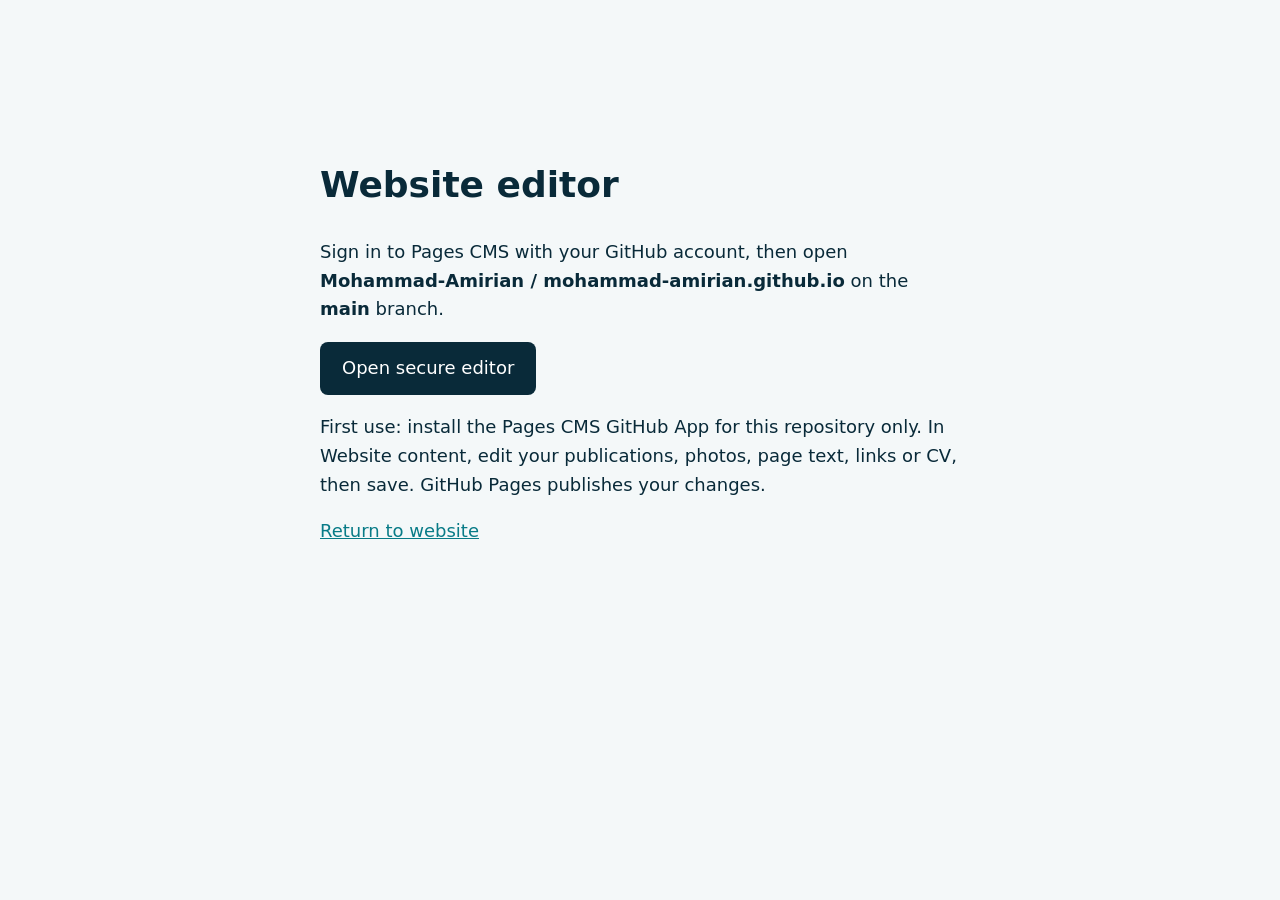
<file: admin/index.html>
<!doctype html><html lang="en"><head><meta charset="utf-8"><meta name="viewport" content="width=device-width,initial-scale=1"><title>Website editor | Mohammad M. Amirian</title><style>body{font:18px system-ui;background:#f4f8f9;color:#092a39;max-width:640px;margin:12vh auto;padding:24px;line-height:1.6}a{color:#087b87} .button{display:inline-block;background:#092a39;color:white;padding:12px 22px;border-radius:8px;text-decoration:none}</style></head><body><h1>Website editor</h1><p>Sign in to Pages CMS with your GitHub account, then open <strong>Mohammad-Amirian / mohammad-amirian.github.io</strong> on the <strong>main</strong> branch.</p><p><a class="button" href="https://app.pagescms.org/">Open secure editor</a></p><p>First use: install the Pages CMS GitHub App for this repository only. In Website content, edit your publications, photos, page text, links or CV, then save. GitHub Pages publishes your changes.</p><p><a href="/">Return to website</a></p></body></html>
</file>
<file: styles.css>
@import url('https://fonts.googleapis.com/css2?family=DM+Sans:wght@400;450;500;550;600;650;700&family=Manrope:wght@400;500;600;650;700;800&display=swap');

:root{--ink:#102e3c;--muted:#546b76;--blue:#086d86;--line:#d9e2e7;--mist:#f0f5f7;--night:#092a39;--white:#fff;--cyan:#9ae2e6;--body:'DM Sans',Arial,sans-serif;--display:'Manrope',Arial,sans-serif}
*{box-sizing:border-box}html{scroll-behavior:smooth;scroll-padding-top:6rem}body{margin:0;color:var(--ink);background:var(--white);font-family:var(--body);font-size:1rem;line-height:1.65;-webkit-font-smoothing:antialiased}button,a{-webkit-tap-highlight-color:transparent}button{font:inherit}a{color:inherit;text-decoration-thickness:1px;text-underline-offset:5px}a:hover{color:var(--blue)}button{cursor:pointer}img{display:block;max-width:100%}h1,h2,h3,p,figure{margin:0}h1,h2,h3{font-family:var(--display);font-weight:600;line-height:1.15}h2{font-size:clamp(2rem,3.7vw,3.15rem);letter-spacing:-.045em}h3{font-size:1.4rem;letter-spacing:-.025em}p{max-width:70ch}::selection{background:#b8edf1;color:var(--night)}:focus-visible{outline:3px solid #138dae;outline-offset:6px}button:focus-visible{outline-offset:3px}[hidden]{display:none!important}.wrap{width:min(1232px,calc(100% - 96px));margin-inline:auto}.eyebrow{font-size:.75rem;text-transform:uppercase;letter-spacing:.16em;font-weight:650;line-height:1.6}.section-label{font-size:.75rem;letter-spacing:.13em;text-transform:uppercase;color:var(--blue);font-weight:700;display:flex;gap:1.15rem;align-items:center;margin-bottom:1.4rem}.section-label span{font-variant-numeric:tabular-nums;font-weight:500;color:#6a818c}.section{padding-block:104px}.skip-link{position:fixed;top:-100px;left:20px;z-index:100;background:var(--night);color:white;padding:12px 20px}.skip-link:focus{top:10px}.muted{color:var(--muted)}.text-link{font-size:.9rem;font-weight:600;text-decoration:none;border-bottom:1px solid currentColor;padding-bottom:3px}.button{display:inline-flex;align-items:center;justify-content:center;gap:12px;min-height:48px;padding:12px 23px;border:1px solid var(--ink);border-radius:2px;font-weight:600;font-size:.875rem;text-decoration:none;transition:background .2s,color .2s,transform .2s}.button.primary{background:var(--ink);color:white}.button.primary:hover{background:var(--blue);border-color:var(--blue)}.button.secondary:hover{background:var(--mist)}.button svg{width:16px;height:16px;flex:none}.button.light{color:white;border-color:#426371}.button.light:hover{background:#194757}.button.white{background:white;color:var(--ink);border-color:white}.button.white:hover{background:var(--cyan);border-color:var(--cyan)}
header{height:88px;background:rgba(255,255,255,.97);border-bottom:1px solid var(--line);position:sticky;top:0;z-index:50}header .wrap{height:100%;display:flex;align-items:center;justify-content:space-between;gap:30px}.brand{display:flex;align-items:center;gap:13px;text-decoration:none;font-size:.93rem;letter-spacing:-.015em;font-weight:650;white-space:nowrap}.monogram{width:33px;height:34px;border-left:3px solid var(--blue);font-family:Georgia,serif;font-size:1.8rem;font-weight:normal;line-height:34px;text-align:right;color:var(--blue)}.desktop-nav{display:flex;align-items:center;gap:29px}.desktop-nav a{font-size:.85rem;text-decoration:none;color:#365460;white-space:nowrap}.desktop-nav a:hover,.desktop-nav a[aria-current]{color:var(--blue)}.desktop-nav .nav-cv{border:1px solid var(--line);padding:8px 15px;border-radius:2px;color:var(--ink);font-weight:600}.menu-toggle{display:none;background:none;border:1px solid var(--line);padding:8px 14px;color:var(--ink);border-radius:2px;font-size:.875rem}
.hero{padding-top:64px;padding-bottom:58px}.hero-grid{display:grid;grid-template-columns:1.15fr 1fr;gap:56px;align-items:center}.hero-copy{padding-bottom:10px}.hero .eyebrow{color:var(--blue);margin-bottom:22px}.hero h1{font-size:clamp(2.9rem,5.3vw,4.9rem);letter-spacing:-.06em;line-height:1.075;margin-bottom:22px}.hero h1 span{display:block}.hero-role{font-size:1.16rem;font-weight:500;color:#284c5e;margin-bottom:25px;line-height:1.6}.hero-description{font-size:1.03rem;line-height:1.8;max-width:46ch;color:var(--muted)}.hero-actions{display:flex;gap:12px;flex-wrap:wrap;margin-top:31px}.hero-art{position:relative;min-width:0;align-self:stretch;height:492px;overflow:hidden;background:var(--night)}.hero-art img{width:100%;height:100%;object-fit:cover;object-position:52% 50%}.hero-art:after{content:'';position:absolute;inset:40% 0 0;background:linear-gradient(transparent,rgba(0,25,40,.85));pointer-events:none}.hero-art figcaption{position:absolute;bottom:29px;left:30px;right:26px;z-index:1;color:white;line-height:1.45}.hero-art figcaption .eyebrow{color:#baeced;font-size:.75rem;margin-bottom:9px;display:block}.hero-art figcaption p{font-family:var(--display);font-size:1.3rem;letter-spacing:-.015em;max-width:20ch}.affiliations{margin-top:47px;padding-top:25px;display:grid;grid-template-columns:1fr 1.1fr .65fr;gap:36px;border-top:1px solid var(--line)}.affiliation .eyebrow{color:var(--muted);font-size:.75rem;margin-bottom:8px;letter-spacing:.12em}.affiliation p{font-size:.9rem;font-weight:500;line-height:1.6}.affiliation small{display:block;font-size:.83rem;font-weight:400;color:var(--muted)}
.research{background:var(--mist);border-block:1px solid var(--line)}.section-intro{display:grid;grid-template-columns:1fr 1fr;gap:80px;align-items:end;margin-bottom:48px}.section-intro p{color:var(--muted);font-size:1rem;line-height:1.8}.research-grid{display:grid;grid-template-columns:repeat(3,1fr);gap:40px}.research-card{border-top:1px solid #aac0cc;padding-top:26px;display:flex;flex-direction:column;align-items:flex-start}.research-icon{width:38px;height:38px;color:var(--blue);margin-bottom:30px}.research-card h3{font-size:1.3rem;line-height:1.3;margin-bottom:18px}.research-card p{font-size:.96rem;color:var(--muted);line-height:1.8;margin-bottom:27px}.research-card .text-link{margin-top:auto;font-size:.82rem}.research-tags{display:flex;gap:7px;flex-wrap:wrap;margin-bottom:26px}.research-tags span{font-size:.75rem;border:1px solid #c5d6df;border-radius:2px;padding:3px 7px;color:#456371;letter-spacing:.015em}
.section-top{display:flex;justify-content:space-between;align-items:end;gap:30px;margin-bottom:36px}.section-top .text-link{flex:none;margin-bottom:6px}.publications .section-label{margin-bottom:15px}.filters{display:flex;flex-wrap:wrap;gap:8px;margin-bottom:20px}.filter{border:1px solid var(--line);background:white;border-radius:3px;padding:9px 13px;color:#536d79;font-size:.85rem;line-height:1.4;transition:background .15s,color .15s}.filter:hover{border-color:#7e9eaf;color:var(--ink)}.filter[aria-pressed=true]{background:var(--ink);color:white;border-color:var(--ink)}.filter .filter-count{margin-left:7px;opacity:.65;font-size:.75rem}.pub-count{font-size:.78rem;color:var(--muted);margin-bottom:10px;min-height:22px}.publication{display:grid;grid-template-columns:70px 1fr;gap:24px;padding:27px 0;border-bottom:1px solid var(--line)}.publication:first-child{border-top:1px solid var(--line)}.pub-year{font-family:var(--display);font-size:.9rem;color:var(--muted);padding-top:3px;font-variant-numeric:tabular-nums}.publication h3{font-family:var(--body);font-size:1.16rem;font-weight:550;letter-spacing:-.012em;line-height:1.5;max-width:81ch}.publication h3 a{text-decoration:none}.publication h3 a:hover{text-decoration:underline}.pub-authors{font-size:.87rem;color:var(--muted);margin-top:8px;line-height:1.7;max-width:100ch}.pub-authors strong{font-weight:600;color:var(--ink)}.pub-meta{display:flex;gap:10px 16px;align-items:center;flex-wrap:wrap;margin-top:10px;line-height:1.5}.pub-venue{font-size:.82rem;color:var(--blue)}.pub-badge{font-size:.75rem;letter-spacing:.035em;padding:2px 8px;background:var(--mist);color:#536c77;border-radius:2px}.pub-badge.review{background:#eef2fa;color:#4d648a}.pub-badge.accepted{background:#e9f5f5;color:#227173}.pub-links{display:flex;flex-wrap:wrap;gap:8px 18px;margin-top:13px}.pub-links a{font-size:.78rem;color:var(--blue)}
.software{background:var(--night);color:white}.software .section-label{color:var(--cyan)}.software .section-label span{color:#8bb3c4}.software .section-intro p{color:#bdd0d9}.software-grid{display:grid;grid-template-columns:1fr 1fr;gap:28px}.software-card{border:1px solid #365767;padding:34px;position:relative;background:#0d303f;display:flex;flex-direction:column}.software-card .eyebrow{font-size:.75rem;color:var(--cyan);margin-bottom:21px}.software-title{font-size:2.3rem;letter-spacing:-.05em;margin-bottom:16px}.software-card p{color:#c5d7df;font-size:.95rem;max-width:48ch;margin-bottom:25px;line-height:1.85}.software-card .software-actions{display:flex;align-items:center;gap:23px;flex-wrap:wrap;margin-top:auto}.software-card .text-link{color:#c5d7df;font-size:.8rem}.software-card .text-link:hover{color:white}.software-note{margin-top:27px;color:#89aabb;font-size:.78rem}.software-note a{color:#bfd9e5}.software-glyph{position:absolute;right:32px;top:27px;font-family:Georgia,serif;font-size:3rem;line-height:1;color:#608597;font-style:italic}
.cv-intro{display:grid;grid-template-columns:1fr 1fr;gap:80px;align-items:end;margin-bottom:52px}.cv-intro p{color:var(--muted);margin-bottom:20px}.cv-columns{display:grid;grid-template-columns:1fr 1fr;gap:72px}.small-heading{font-size:.75rem;font-weight:700;letter-spacing:.13em;text-transform:uppercase;padding-bottom:18px;border-bottom:1px solid var(--line);margin-bottom:28px}.timeline-item{position:relative;margin-left:6px;padding-left:22px;border-left:1px solid var(--line);padding-bottom:30px}.timeline-item:last-child{padding-bottom:0}.timeline-item:before{content:'';position:absolute;left:-4px;top:6px;width:7px;height:7px;background:var(--blue);border-radius:50%}.timeline-year{font-size:.75rem;color:var(--blue);margin-bottom:7px;letter-spacing:.02em}.timeline-item h3{font-size:1.11rem;margin-bottom:7px;line-height:1.4}.timeline-item p{font-size:.89rem;line-height:1.7;color:var(--muted)}.timeline-item p+p{margin-top:9px}.timeline-item .detail{font-size:.8rem;line-height:1.7}.cv-details{margin-top:53px}.cv-details details{border-top:1px solid var(--line)}.cv-details details:last-child{border-bottom:1px solid var(--line)}summary{cursor:pointer;list-style:none;display:flex;align-items:center;justify-content:space-between;gap:20px;padding:21px 0;font-family:var(--display);font-size:1.05rem;font-weight:550}summary::-webkit-details-marker{display:none}summary:after{content:'+';font-family:var(--body);font-size:1.4rem;font-weight:400;color:var(--blue);line-height:1.2}details[open] summary:after{content:'−'}.details-content{padding:5px 0 30px 0;color:var(--muted)}.details-grid{display:grid;grid-template-columns:1fr 1fr;gap:25px 55px}.details-content h4{margin:0 0 9px;font-size:.9rem;color:var(--ink);font-weight:600}.details-content p{font-size:.875rem;line-height:1.8}.details-content p+p{margin-top:14px}.details-content ul{margin:0;padding-left:19px;font-size:.875rem}.details-content li{padding-bottom:10px}.distinction{border-left:2px solid var(--blue);padding-left:19px}.talk{display:grid;grid-template-columns:75px 1fr;gap:15px;padding:15px 0;border-bottom:1px solid #e6edf0;font-size:.86rem}.talk:last-child{border:0}.talk time{color:var(--blue);font-size:.76rem;padding-top:2px}.talk p{margin:0;font-size:.85rem}.talk .venue{display:block;color:var(--muted);font-size:.78rem;margin-top:5px}.talk strong{font-weight:550;color:var(--ink)}
.teaching{background:var(--mist);border-top:1px solid var(--line);border-bottom:1px solid var(--line)}.teaching-grid{display:grid;grid-template-columns:1fr 1fr;gap:72px}.teaching h2{margin-bottom:27px}.teaching-description{font-size:.96rem;color:var(--muted);line-height:1.8;margin-bottom:25px}.teaching-course{border-top:1px solid #c5d5de;padding-top:22px;margin-top:26px}.teaching-course .eyebrow{color:var(--blue);font-size:.75rem;margin-bottom:9px}.teaching-course h3{font-size:1.14rem;line-height:1.5;margin-bottom:9px}.teaching-course p{font-size:.83rem;color:var(--muted)}.mentor{padding:21px 0;border-top:1px solid #c5d5de}.mentor:first-of-type{padding-top:0;border-top:0}.mentor .eyebrow{color:var(--blue);font-size:.75rem;margin-bottom:8px}.mentor h3{font-size:1.07rem;line-height:1.5;margin-bottom:8px}.mentor p{font-size:.88rem;line-height:1.7;color:var(--muted)}.mentoring-label{margin-bottom:24px;font-family:var(--display);font-size:1.4rem;letter-spacing:-.03em;font-weight:600}
.communication{padding-block:76px}.communication .section-top{margin-bottom:34px}.communication h2{font-size:2.2rem}.story-grid{display:grid;grid-template-columns:repeat(3,minmax(0,1fr));gap:45px}.story{padding:25px 0;border-top:1px solid var(--line);display:flex;flex-direction:column;align-items:flex-start}.story .eyebrow{color:var(--muted);font-size:.75rem;margin-bottom:12px}.story h3{font-size:1.35rem;line-height:1.4;margin-bottom:15px;max-width:34ch}.story p{color:var(--muted);font-size:.91rem;margin-bottom:20px}.story .text-link{margin-top:auto;font-size:.8rem}
.contact{background:var(--night);color:white;padding-top:67px}.contact-grid{display:grid;grid-template-columns:1.2fr 1fr;gap:80px;align-items:center;padding-bottom:65px}.contact .section-label{color:var(--cyan);margin-bottom:18px}.contact h2{font-size:2.75rem;line-height:1.2}.contact p{color:#a9c2cf;font-size:.9rem;margin-top:15px}.contact-links{justify-self:end;display:flex;flex-direction:column;gap:20px}.email{font-family:var(--display);font-size:clamp(1.2rem,2vw,1.6rem);text-decoration:none;border-bottom:1px solid #557b8e;padding-bottom:8px;letter-spacing:-.025em}.email:hover{color:var(--cyan)}.social-links{display:flex;gap:25px}.social-links a{font-size:.83rem;color:#bfd6e1;text-decoration:none}.social-links a:hover{color:white;text-decoration:underline}.footer-bottom{border-top:1px solid #355361;padding-block:22px;display:flex;justify-content:space-between;gap:20px;color:#91b0c0;font-size:.75rem}.footer-bottom a{color:#b4ceda;text-decoration:none}.footer-bottom a:hover{color:white}
@media(min-width:1500px){.hero{padding-top:80px}.hero-art{height:540px}.hero-grid{gap:75px}.hero-description{font-size:1.1rem}}
@media(max-width:1100px){.wrap{width:calc(100% - 64px)}.desktop-nav{gap:20px}.hero-grid{gap:32px;grid-template-columns:1.1fr 1fr}.hero h1{font-size:3.8rem}.hero-art{height:465px}.hero-role{font-size:1.05rem}.hero-description{font-size:.95rem}.hero-actions .button{padding:11px 17px;font-size:.8rem}.section-intro,.cv-intro{gap:45px}.cv-columns,.teaching-grid{gap:45px}.research-grid{gap:28px}}
@media(max-width:850px){.story-grid{grid-template-columns:1fr}.wrap{width:calc(100% - 48px)}header{height:74px}.brand{font-size:.875rem}.menu-toggle{display:block}.desktop-nav{display:none;position:absolute;top:73px;left:0;right:0;background:white;padding:18px 24px 25px;box-shadow:0 12px 20px #102e3c12;border-bottom:1px solid var(--line);flex-wrap:wrap;gap:22px}.desktop-nav.open{display:flex}.desktop-nav a{padding:6px 0;font-size:.95rem}.desktop-nav .nav-cv{padding:6px 12px}.hero{padding-top:42px}.hero-grid{gap:27px}.hero h1{font-size:3.25rem}.hero .eyebrow{font-size:.75rem;letter-spacing:.12em;margin-bottom:20px}.hero-role{font-size:1rem;margin-bottom:17px}.hero-description{font-size:.91rem;line-height:1.7}.hero-actions{gap:10px;margin-top:22px}.hero-art{height:433px}.hero-art figcaption{left:22px;bottom:24px}.hero-art figcaption p{font-size:1.05rem}.hero-art figcaption .eyebrow{font-size:.75rem}.affiliations{gap:25px}.affiliation p{font-size:.82rem}.affiliation small{font-size:.77rem}.section{padding-block:78px}.section-intro{grid-template-columns:1fr;gap:23px;max-width:620px}.research-grid{gap:22px}.research-card h3{font-size:1.1rem}.research-card p{font-size:.87rem}.research-tags span{font-size:.75rem}.software-card{padding:27px}.software-glyph{right:24px}.cv-columns{gap:30px}.cv-intro{gap:30px}.contact-grid{gap:35px}.contact h2{font-size:2.1rem}.social-links{gap:18px}}
@media(max-width:620px){html{scroll-padding-top:5rem}.wrap{width:calc(100% - 40px)}header{height:70px}header .wrap{gap:12px}.brand{font-size:.83rem;gap:11px}.monogram{font-size:1.6rem;width:28px;height:29px;line-height:29px}.desktop-nav{top:69px;gap:15px 24px}.hero{padding-top:34px;padding-bottom:36px}.hero-grid{grid-template-columns:1fr;gap:31px}.hero-copy{padding-bottom:0}.hero h1{font-size:clamp(2.7rem,12vw,4.1rem);margin-bottom:19px}.hero .eyebrow{font-size:.75rem;margin-bottom:17px}.hero-role{font-size:1.05rem;max-width:30ch;margin-bottom:18px}.hero-description{font-size:1rem;line-height:1.75;max-width:50ch}.hero-actions{margin-top:24px}.hero-actions .button{font-size:.85rem;padding:12px 17px}.hero-art{height:320px}.hero-art img{object-position:center 51%}.hero-art figcaption p{font-size:1.25rem;max-width:24ch}.hero-art figcaption .eyebrow{font-size:.75rem}.affiliations{grid-template-columns:1fr 1fr;gap:22px;margin-top:29px;padding-top:24px}.affiliation .eyebrow{font-size:.75rem;letter-spacing:.1em;margin-bottom:6px}.affiliation p{font-size:.84rem}.affiliation small{font-size:.78rem}.affiliation:last-child{grid-column:1/-1}.affiliation:last-child p{display:inline}.affiliation:last-child small{display:inline;margin-left:8px}.section{padding-block:61px}.section-label{font-size:.75rem;margin-bottom:18px;gap:14px}h2{font-size:2.1rem}.section-intro{margin-bottom:36px}.section-intro p{font-size:.95rem}.research-grid{grid-template-columns:1fr;gap:33px}.research-card{padding-top:24px}.research-icon{margin-bottom:20px;width:32px;height:32px}.research-card h3{font-size:1.3rem;margin-bottom:13px}.research-card p{font-size:.96rem;margin-bottom:18px}.research-tags{margin-bottom:20px}.research-tags span{font-size:.75rem}.research-card .text-link{font-size:.85rem}.section-top{display:block;margin-bottom:28px}.section-top .text-link{display:inline-block;margin-top:20px}.filters{gap:7px}.filter{font-size:.79rem;padding:9px 10px}.filter .filter-count{font-size:.75rem;margin-left:5px}.publication{grid-template-columns:1fr;gap:8px;padding:25px 0}.pub-year{font-size:.8rem}.publication h3{font-size:1.07rem;line-height:1.5}.pub-authors{font-size:.81rem}.pub-venue{font-size:.78rem}.pub-badge{font-size:.75rem}.pub-meta{gap:8px 11px}.software-grid{grid-template-columns:1fr;gap:20px}.software-card{padding:29px 24px}.software-card p{font-size:.95rem}.software-title{font-size:2.3rem}.software-card .software-actions{gap:20px}.software-note{font-size:.75rem}.cv-intro{grid-template-columns:1fr;gap:23px;margin-bottom:39px}.cv-intro p{font-size:.95rem}.cv-columns{grid-template-columns:1fr;gap:45px}.small-heading{font-size:.75rem;margin-bottom:24px}.timeline-item h3{font-size:1.08rem}.timeline-item p{font-size:.89rem}.cv-details{margin-top:39px}summary{font-size:.98rem;padding-block:20px}.details-grid{grid-template-columns:1fr;gap:27px}.talk{grid-template-columns:53px 1fr;gap:10px}.teaching-grid{grid-template-columns:1fr;gap:45px}.teaching h2{margin-bottom:20px}.teaching-description{font-size:.95rem}.mentoring-label{font-size:1.4rem}.mentor h3{font-size:1.09rem}.mentor p{font-size:.89rem}.communication{padding-block:60px}.communication h2{font-size:2.1rem}.story-grid{grid-template-columns:1fr;gap:12px}.story h3{font-size:1.25rem}.contact{padding-top:53px}.contact-grid{grid-template-columns:1fr;gap:30px;padding-bottom:43px}.contact h2{font-size:2.1rem}.contact-links{justify-self:start;gap:19px;max-width:100%}.email{font-size:1.25rem;overflow-wrap:anywhere}.contact p{font-size:.88rem}.social-links{gap:24px}.footer-bottom{font-size:.75rem;flex-wrap:wrap;gap:11px}.button{min-height:47px}}
@media(prefers-reduced-motion:reduce){html{scroll-behavior:auto}*,*:before,*:after{transition:none!important;animation:none!important}}

/* Keep primary reading text and controls legible across breakpoints. */
.hero-description,.section-intro p,.research-card p,.software-card p,.cv-intro p,.teaching-description{font-size:1rem}
.button,.hero-actions .button,.filter,.research-card .text-link,.software-card .text-link,.story .text-link,.desktop-nav a,.brand{font-size:.875rem}

/* A compact research introduction, with the name retained in the site header. */
.hero{padding-top:52px;padding-bottom:48px}
.hero h1{font-size:clamp(2.1rem,3.65vw,3.15rem);line-height:1.16;letter-spacing:-.045em;max-width:19ch;margin-bottom:25px;text-wrap:balance}
.hero-description{max-width:49ch}
.hero-art{height:410px;align-self:center}
.affiliation a{text-decoration-color:#9cb8c3}
.affiliation a:hover{text-decoration-color:currentColor}
.desktop-nav{gap:23px}

/* Each photograph stays fully visible; links open the larger photograph. */
.photos{border-bottom:1px solid var(--line)}
.moments-grid{display:grid;grid-template-columns:repeat(2,minmax(0,1fr));gap:40px 32px}
.moment{min-width:0;border:1px solid var(--line);background:white;display:flex;flex-direction:column}
.moment-photos{display:grid;grid-template-columns:1fr;background:var(--mist)}
.moment-photo{position:relative;display:block;aspect-ratio:16/10;overflow:hidden;background:#eaf0f3}
.moment-photo img{width:100%;height:100%;object-fit:contain}
.photo-open{position:absolute;bottom:12px;right:12px;background:rgba(9,42,57,.93);color:white;padding:5px 10px;font-size:.75rem;border-radius:2px;opacity:0;transition:opacity .2s}
.moment-photo:hover .photo-open,.moment-photo:focus-visible .photo-open{opacity:1}
.moment-copy{padding:26px 28px 28px;flex:1;display:flex;flex-direction:column;align-items:flex-start}
.moment-date{font-size:.8125rem;line-height:1.5;letter-spacing:.035em;color:var(--blue);font-weight:600;margin-bottom:12px}
.moment h3{font-size:1.4rem;line-height:1.35;max-width:34ch;margin-bottom:10px}
.moment-location{font-size:.875rem;line-height:1.6;color:var(--muted);margin-bottom:16px}
.moment-description{font-size:1rem;line-height:1.75;color:var(--muted);margin-bottom:23px}
.moment-footer{display:flex;align-items:center;justify-content:space-between;flex-wrap:wrap;gap:12px 20px;width:100%;margin-top:auto}
.moment-footer .text-link{font-size:.875rem}
.photo-credit{font-size:.75rem;color:var(--muted)}
.moment-pair{grid-column:1/-1}
.moment-pair .moment-photos{grid-template-columns:1fr 1fr;gap:1px}
.moment-pair .moment-description{max-width:75ch}
@media(min-width:1500px){.hero{padding-top:64px}.hero-art{height:430px}}
@media(max-width:1000px){
 header{height:74px}.menu-toggle{display:block}
 .desktop-nav{display:none;position:absolute;top:calc(100% - 1px);left:0;right:0;background:white;padding:18px 24px 25px;box-shadow:0 12px 20px #102e3c12;border-bottom:1px solid var(--line);flex-wrap:wrap;gap:22px}
 .desktop-nav.open{display:flex}.desktop-nav a{padding:6px 0;font-size:.95rem}.desktop-nav .nav-cv{padding:6px 12px}
 .hero h1{font-size:clamp(2.1rem,4vw,2.75rem)}.hero-art{height:395px}
 .moments-grid{gap:28px 24px}.moment-copy{padding:23px}.moment h3{font-size:1.25rem}
}
@media(max-width:620px){
 header{height:70px}.hero{padding-top:34px;padding-bottom:36px}
 .hero h1{font-size:clamp(2rem,8.5vw,2.65rem);max-width:21ch;margin-bottom:21px}
 .hero-art{height:320px}.hero-grid{gap:29px}.affiliations{grid-template-columns:1fr;gap:20px}.affiliation:last-child{grid-column:auto}
 .moments-grid{grid-template-columns:1fr;gap:27px}.moment-pair{grid-column:auto}
 .moment-pair .moment-photos{grid-template-columns:1fr}.moment-copy{padding:23px 21px 25px}
 .moment h3{font-size:1.3rem}.moment-location{margin-bottom:14px}.moment-description{margin-bottom:21px}
 .photo-open{opacity:1}
}

.pub-links a:is([href^="https://communities.springernature.com/"],[href^="https://cbiomes.org/"],[href^="https://scienmag.com/"],[href^="https://news.mit.edu/"],[href="https://www.nature.com/articles/s41558-026-02590-4"],[href="https://en.wikipedia.org/wiki/PI_curve"]){color:#754282}

.pub-links > span{font-size:.78rem;color:#754282}
</file>
